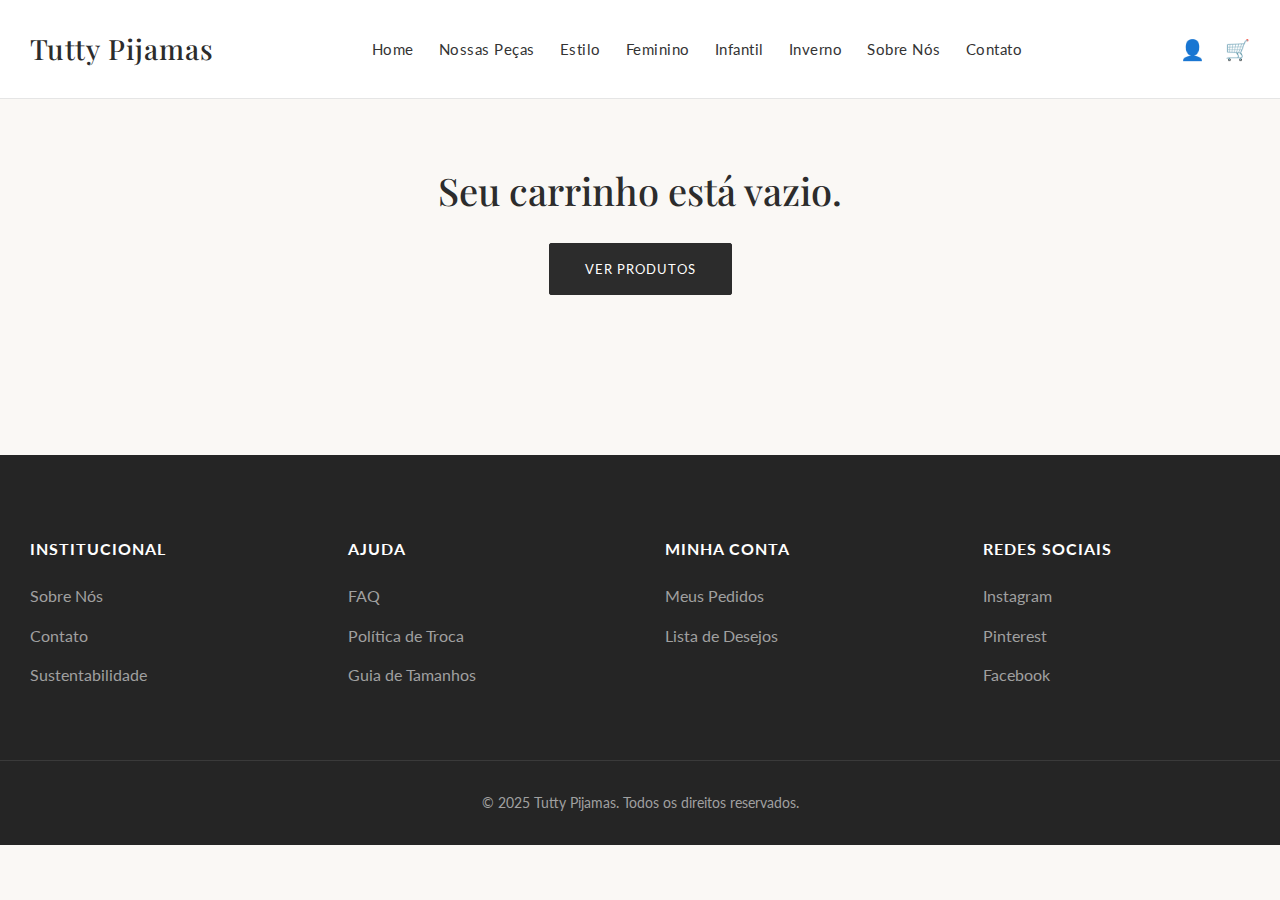
<file: carrinho.html>
<!DOCTYPE html>
<html lang="pt-br">
<head>
    <meta charset="UTF-8">
    <meta name="viewport" content="width=device-width, initial-scale=1.0">
    <title>Carrinho de Compras - Tutty Pijamas</title>
    <link rel="preconnect" href="https://fonts.googleapis.com">
    <link rel="preconnect" href="https://fonts.gstatic.com" crossorigin>
    <link href="https://fonts.googleapis.com/css2?family=Lato:wght@300;400;700&family=Playfair+Display:wght@400;500;700&display=swap" rel="stylesheet">
    <link rel="stylesheet" href="global.css">
    <link rel="stylesheet" href="layout.css">
    <link rel="stylesheet" href="components.css">
    <link rel="stylesheet" href="pages.css">
    <link rel="stylesheet" href="responsive.css">
</head>
<body id="cart-page">

    <header>
        <div class="container header-content">
            <a href="index.html" class="logo">Tutty Pijamas</a>
            
            <button id="mobile-menu-toggle" class="mobile-menu-toggle" aria-label="Abrir menu" aria-expanded="false">
                <i class="fas fa-bars icon-open"></i>
                <i class="fas fa-times icon-close"></i>
            </button>

            <nav id="main-nav">
                <button id="mobile-menu-close" class="mobile-menu-close" aria-label="Fechar menu">
                    <i class="fas fa-times"></i>
                </button>
                <ul>
                    <li><a href="index.html">Home</a></li>
                    <li><a href="produtos.html">Nossas Peças</a></li>
                    <li><a href="estilo-colecao.html">Estilo</a></li>
                    <li><a href="feminino.html">Feminino</a></li>
                    <li><a href="infantil-colecao.html">Infantil</a></li>
                    <li><a href="inverno.html">Inverno</a></li>
                    <li><a href="#">Sobre Nós</a></li>
                    <li><a href="#">Contato</a></li>
                </ul>
            </nav>
            
            <div class="header-icons">
                <a href="login.html" class="icon">👤</a>
                <a href="carrinho.html" class="icon" id="cart-icon">
                    🛒
                    <span id="cart-count"></span>
                </a>
            </div>
        </div>
    </header>

    <main class="section">
        <div class="container cart-container">
            <div class="cart-table-container">
                <h1 class="section-title" style="text-align: left;">Meu Carrinho</h1>
                <table class="cart-table">
                    <thead>
                        <tr><th>Produto</th><th>Preço</th><th>Quantidade</th><th>Total</th><th></th></tr>
                    </thead>
                    <tbody id="cart-items"></tbody>
                </table>
            </div>
            <aside id="cart-summary" class="cart-summary"></aside>
        </div>
    </main>

    <footer>
         <div class="container footer-layout"><div class="footer-column"><h4>Institucional</h4><ul><li><a href="#">Sobre Nós</a></li><li><a href="#">Contato</a></li><li><a href="#">Sustentabilidade</a></li></ul></div><div class="footer-column"><h4>Ajuda</h4><ul><li><a href="#">FAQ</a></li><li><a href="#">Política de Troca</a></li><li><a href="#">Guia de Tamanhos</a></li></ul></div><div class="footer-column"><h4>Minha Conta</h4><ul><li><a href="minha-conta.html">Meus Pedidos</a></li><li><a href="#">Lista de Desejos</a></li></ul></div><div class="footer-column"><h4>Redes Sociais</h4><ul><li><a href="#">Instagram</a></li><li><a href="#">Pinterest</a></li><li><a href="#">Facebook</a></li></ul></div></div><div class="footer-bottom"><p>&copy; 2025 Tutty Pijamas. Todos os direitos reservados.</p></div>
    </footer>

    <div id="menu-backdrop" class="menu-backdrop">
    
    <script src="database.js"></script>
    <script src="cartService.js"></script>
    <script src="uiService.js"></script>
    <script src="pageHandlers.js"></script>
    <script src="app.js"></script>
</body>
</html>
</file>
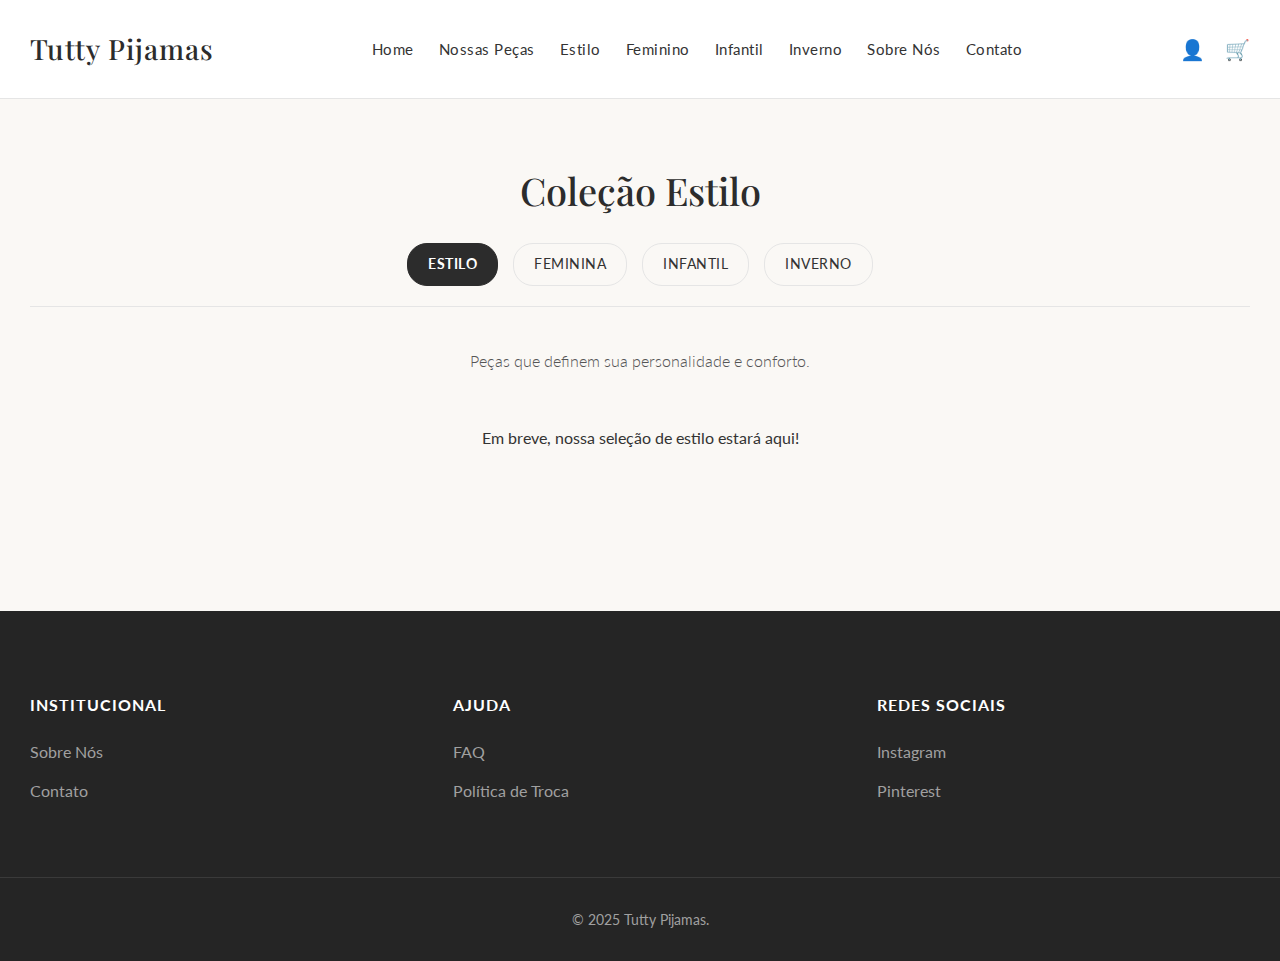
<file: estilo-colecao.html>
<!DOCTYPE html>
<html lang="pt-br">
<head>
    <meta charset="UTF-8">
    <meta name="viewport" content="width=device-width, initial-scale=1.0">
    <title>Coleção Estilo - Tutty Pijamas</title>
    <link rel="stylesheet" href="global.css">
    <link rel="stylesheet" href="layout.css">
    <link rel="stylesheet" href="components.css">
    <link rel="stylesheet" href="pages.css">
    <link rel="stylesheet" href="responsive.css">
    <link rel="preconnect" href="https://fonts.googleapis.com">
    <link rel="preconnect" href="https://fonts.gstatic.com" crossorigin>
    <link href="https://fonts.googleapis.com/css2?family=Lato:wght@300;400;700&family=Playfair+Display:wght@400;500;700&display=swap" rel="stylesheet">
    <link rel="stylesheet" href="https://cdnjs.cloudflare.com/ajax/libs/font-awesome/6.5.2/css/all.min.css">
</head>
<body>
    <header>
        <div class="container header-content">
            <a href="index.html" class="logo">Tutty Pijamas</a>
            
            <button id="mobile-menu-toggle" class="mobile-menu-toggle" aria-label="Abrir menu" aria-expanded="false">
                <i class="fas fa-bars icon-open"></i>
                <i class="fas fa-times icon-close"></i>
            </button>

            <nav id="main-nav">
                <button id="mobile-menu-close" class="mobile-menu-close" aria-label="Fechar menu">
                    <i class="fas fa-times"></i>
                </button>
                <ul>
                    <li><a href="index.html">Home</a></li>
                    <li><a href="produtos.html">Nossas Peças</a></li>
                    <li><a href="estilo-colecao.html">Estilo</a></li>
                    <li><a href="feminino.html">Feminino</a></li>
                    <li><a href="infantil-colecao.html">Infantil</a></li>
                    <li><a href="inverno.html">Inverno</a></li>
                    <li><a href="#">Sobre Nós</a></li>
                    <li><a href="#">Contato</a></li>
                </ul>
            </nav>
            
            <div class="header-icons">
                <a href="login.html" class="icon">👤</a>
                <a href="carrinho.html" class="icon" id="cart-icon">
                    🛒
                    <span id="cart-count"></span>
                </a>
            </div>
        </div>
    </header>
    <main class="section">
        <div class="container">
            <h1 class="section-title">Coleção Estilo</h1>
            <div class="collection-subnav">
                <a href="estilo-colecao.html" class="active-collection-link">Estilo</a>
                <a href="feminino.html">Feminina</a>
                <a href="infantil-colecao.html">Infantil</a>
                <a href="inverno.html">Inverno</a>
            </div>
            <p class="section-subtitle">Peças que definem sua personalidade e conforto.</p>
            <p style="text-align:center;">Em breve, nossa seleção de estilo estará aqui!</p>
        </div>
    </main>
    <footer>
        <div class="container footer-layout">
            <div class="footer-column"><h4>Institucional</h4><ul><li><a href="#">Sobre Nós</a></li><li><a href="#">Contato</a></li></ul></div>
            <div class="footer-column"><h4>Ajuda</h4><ul><li><a href="#">FAQ</a></li><li><a href="#">Política de Troca</a></li></ul></div>
            <div class="footer-column"><h4>Redes Sociais</h4><ul><li><a href="#">Instagram</a></li><li><a href="#">Pinterest</a></li></ul></div>
        </div>
        <div class="footer-bottom"><p>&copy; 2025 Tutty Pijamas.</p></div>
    </footer>

    <div id="menu-backdrop" class="menu-backdrop">
    
    <script src="database.js"></script>
    <script src="cartService.js"></script>
    <script src="uiService.js"></script>
    <script src="pageHandlers.js"></script>
    <script src="app.js"></script>
</body>
</html>
</file>
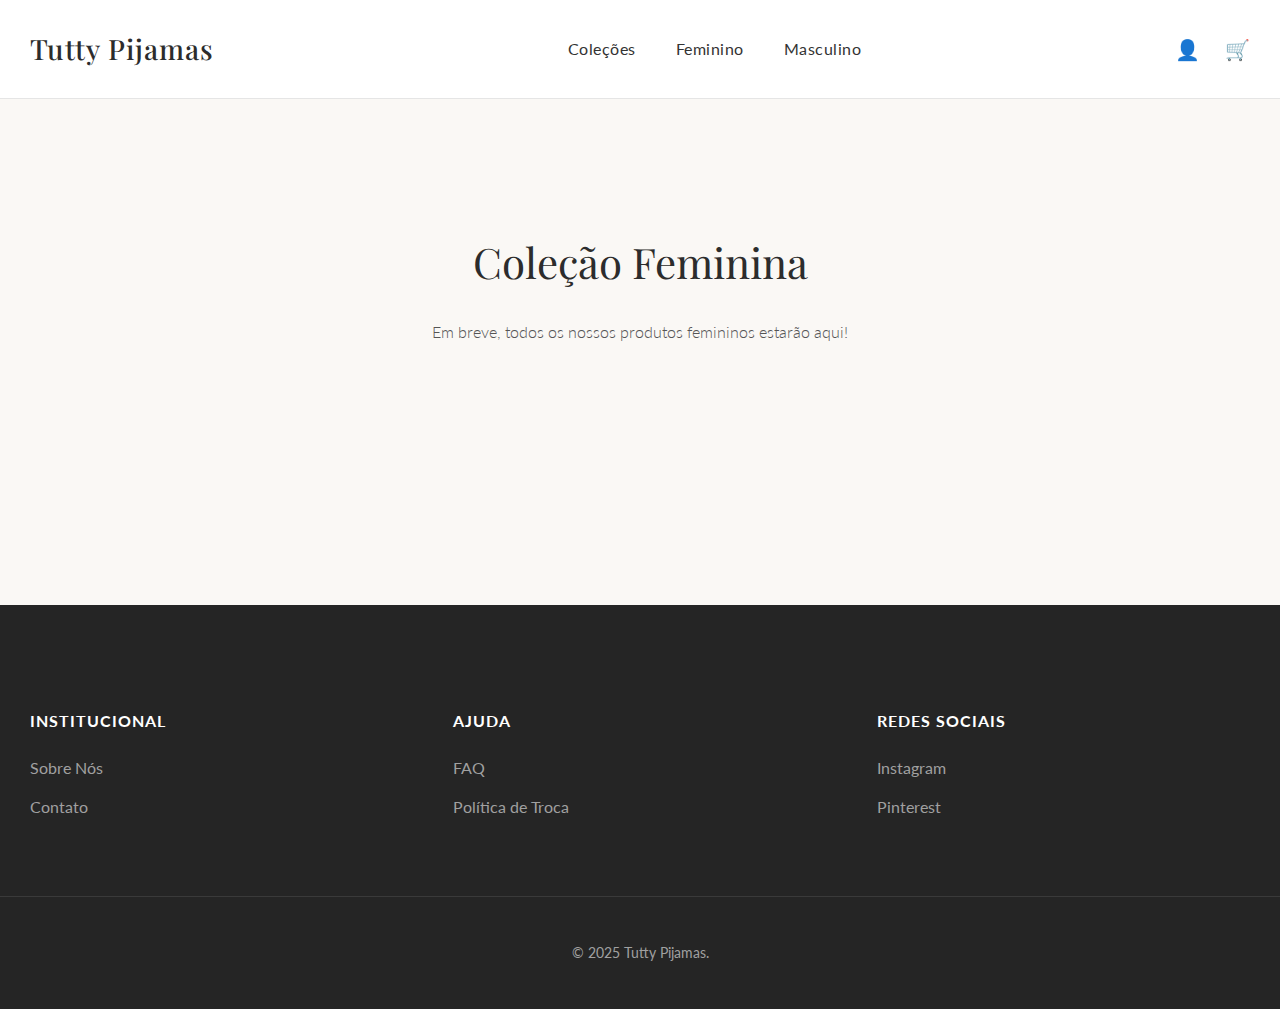
<file: feminino.html>
<!DOCTYPE html>
<html lang="pt-br">
<head>
    <meta charset="UTF-8">
    <meta name="viewport" content="width=device-width, initial-scale=1.0">
    <title>Coleção Feminina - Tutty Pijamas</title>
    <link rel="stylesheet" href="style.css">
    <link rel="preconnect" href="https://fonts.googleapis.com">
    <link rel="preconnect" href="https://fonts.gstatic.com" crossorigin>
    <link href="https://fonts.googleapis.com/css2?family=Lato:wght@300;400;700&family=Playfair+Display:wght@400;500;700&display=swap" rel="stylesheet">
    <link rel="stylesheet" href="https://cdnjs.cloudflare.com/ajax/libs/font-awesome/6.5.2/css/all.min.css">
</head>
<body>
    <header>
        <div class="container header-content">
            <a href="index.html" class="logo">Tutty Pijamas</a>
            <nav>
                <ul>
                    <li><a href="produtos.html">Coleções</a></li>
                    <li><a href="feminino.html">Feminino</a></li>
                    <li><a href="masculino.html">Masculino</a></li>
                </ul>
            </nav>
            <div class="header-icons">
                <a href="login.html" class="icon">👤</a>
                <a href="carrinho.html" class="icon" id="cart-icon">🛒<span id="cart-count"></span></a>
            </div>
        </div>
    </header>
    <main class="section">
        <div class="container">
            <h1 class="section-title">Coleção Feminina</h1>
            <p class="section-subtitle">Em breve, todos os nossos produtos femininos estarão aqui!</p>
        </div>
    </main>
    <footer>
        <div class="container footer-layout">
            <div class="footer-column"><h4>Institucional</h4><ul><li><a href="#">Sobre Nós</a></li><li><a href="#">Contato</a></li></ul></div>
            <div class="footer-column"><h4>Ajuda</h4><ul><li><a href="#">FAQ</a></li><li><a href="#">Política de Troca</a></li></ul></div>
            <div class="footer-column"><h4>Redes Sociais</h4><ul><li><a href="#">Instagram</a></li><li><a href="#">Pinterest</a></li></ul></div>
        </div>
        <div class="footer-bottom"><p>&copy; 2025 Tutty Pijamas.</p></div>
    </footer>
    <script src="database.js"></script>
    <script src="main.js"></script>
</body>
</html>
</file>
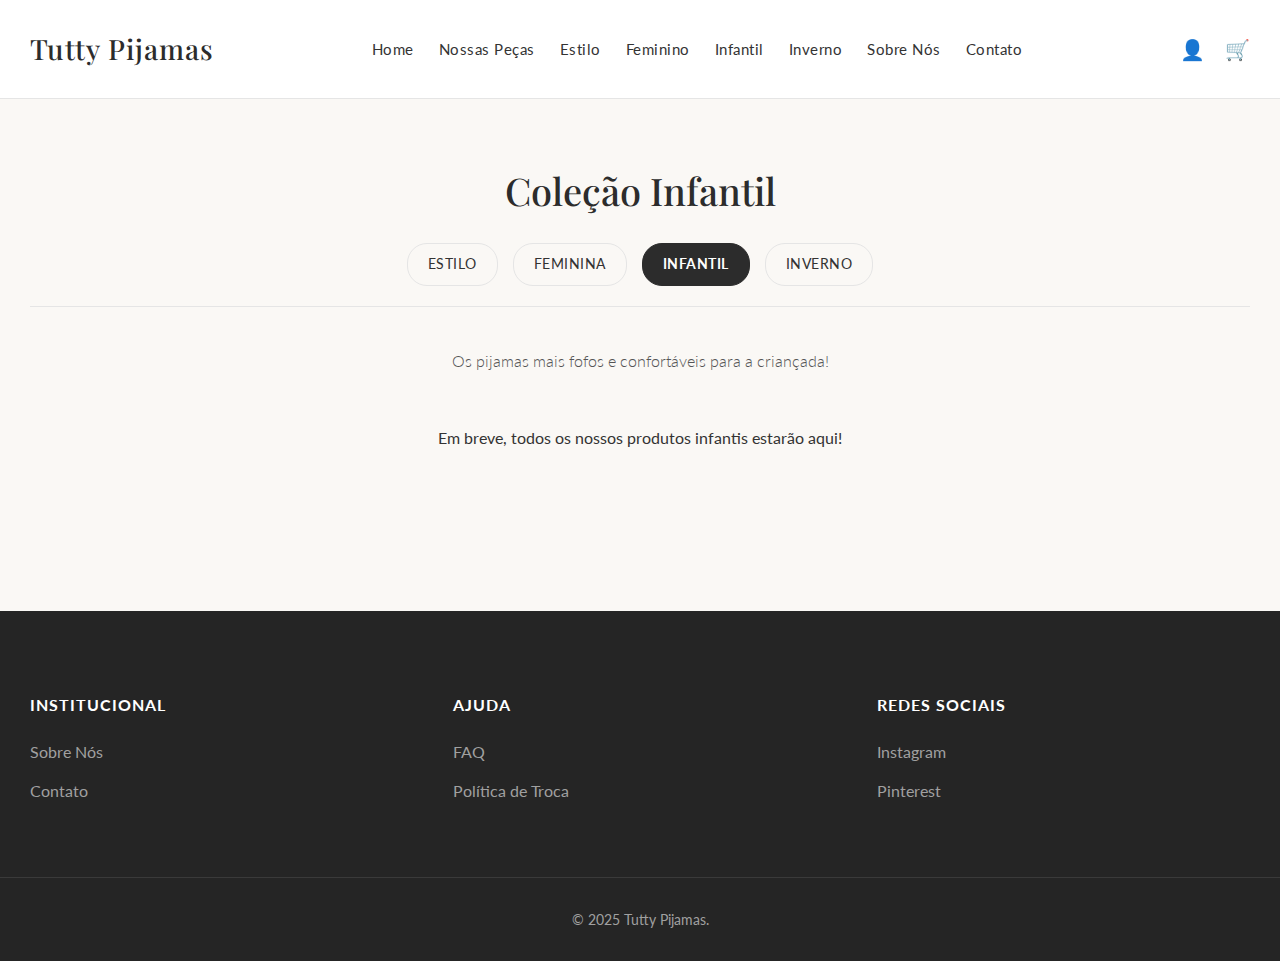
<file: infantil-colecao.html>
<!DOCTYPE html>
<html lang="pt-br">
<head>
    <meta charset="UTF-8">
    <meta name="viewport" content="width=device-width, initial-scale=1.0">
    <title>Coleção Infantil - Tutty Pijamas</title>
    <link rel="stylesheet" href="global.css">
    <link rel="stylesheet" href="layout.css">
    <link rel="stylesheet" href="components.css">
    <link rel="stylesheet" href="pages.css">
    <link rel="stylesheet" href="responsive.css">
    <link rel="preconnect" href="https://fonts.googleapis.com">
    <link rel="preconnect" href="https://fonts.gstatic.com" crossorigin>
    <link href="https://fonts.googleapis.com/css2?family=Lato:wght@300;400;700&family=Playfair+Display:wght@400;500;700&display=swap" rel="stylesheet">
    <link rel="stylesheet" href="https://cdnjs.cloudflare.com/ajax/libs/font-awesome/6.5.2/css/all.min.css">
</head>
<body>
    <header>
        <div class="container header-content">
            <a href="index.html" class="logo">Tutty Pijamas</a>
            
            <button id="mobile-menu-toggle" class="mobile-menu-toggle" aria-label="Abrir menu" aria-expanded="false">
                <i class="fas fa-bars icon-open"></i>
                <i class="fas fa-times icon-close"></i>
            </button>

            <nav id="main-nav">
                <button id="mobile-menu-close" class="mobile-menu-close" aria-label="Fechar menu">
                    <i class="fas fa-times"></i>
                </button>
                <ul>
                    <li><a href="index.html">Home</a></li>
                    <li><a href="produtos.html">Nossas Peças</a></li>
                    <li><a href="estilo-colecao.html">Estilo</a></li>
                    <li><a href="feminino.html">Feminino</a></li>
                    <li><a href="infantil-colecao.html">Infantil</a></li>
                    <li><a href="inverno.html">Inverno</a></li>
                    <li><a href="#">Sobre Nós</a></li>
                    <li><a href="#">Contato</a></li>
                </ul>
            </nav>
            
            <div class="header-icons">
                <a href="login.html" class="icon">👤</a>
                <a href="carrinho.html" class="icon" id="cart-icon">
                    🛒
                    <span id="cart-count"></span>
                </a>
            </div>
        </div>
    </header>
    <main class="section">
        <div class="container">
            <h1 class="section-title">Coleção Infantil</h1>
            <div class="collection-subnav">
                <a href="estilo-colecao.html">Estilo</a>
                <a href="feminino.html">Feminina</a>
                <a href="infantil-colecao.html" class="active-collection-link">Infantil</a>
                <a href="inverno.html">Inverno</a>
            </div>
            <p class="section-subtitle">Os pijamas mais fofos e confortáveis para a criançada!</p>
            <p style="text-align:center;">Em breve, todos os nossos produtos infantis estarão aqui!</p>
        </div>
    </main>
    <footer>
        <div class="container footer-layout">
            <div class="footer-column"><h4>Institucional</h4><ul><li><a href="#">Sobre Nós</a></li><li><a href="#">Contato</a></li></ul></div>
            <div class="footer-column"><h4>Ajuda</h4><ul><li><a href="#">FAQ</a></li><li><a href="#">Política de Troca</a></li></ul></div>
            <div class="footer-column"><h4>Redes Sociais</h4><ul><li><a href="#">Instagram</a></li><li><a href="#">Pinterest</a></li></ul></div>
        </div>
        <div class="footer-bottom"><p>&copy; 2025 Tutty Pijamas.</p></div>
    </footer>
    <script src="database.js"></script>
    <script src="cartService.js"></script>
    <script src="uiService.js"></script>
    <script src="pageHandlers.js"></script>
    <script src="app.js"></script>
</body>
</html>
</file>
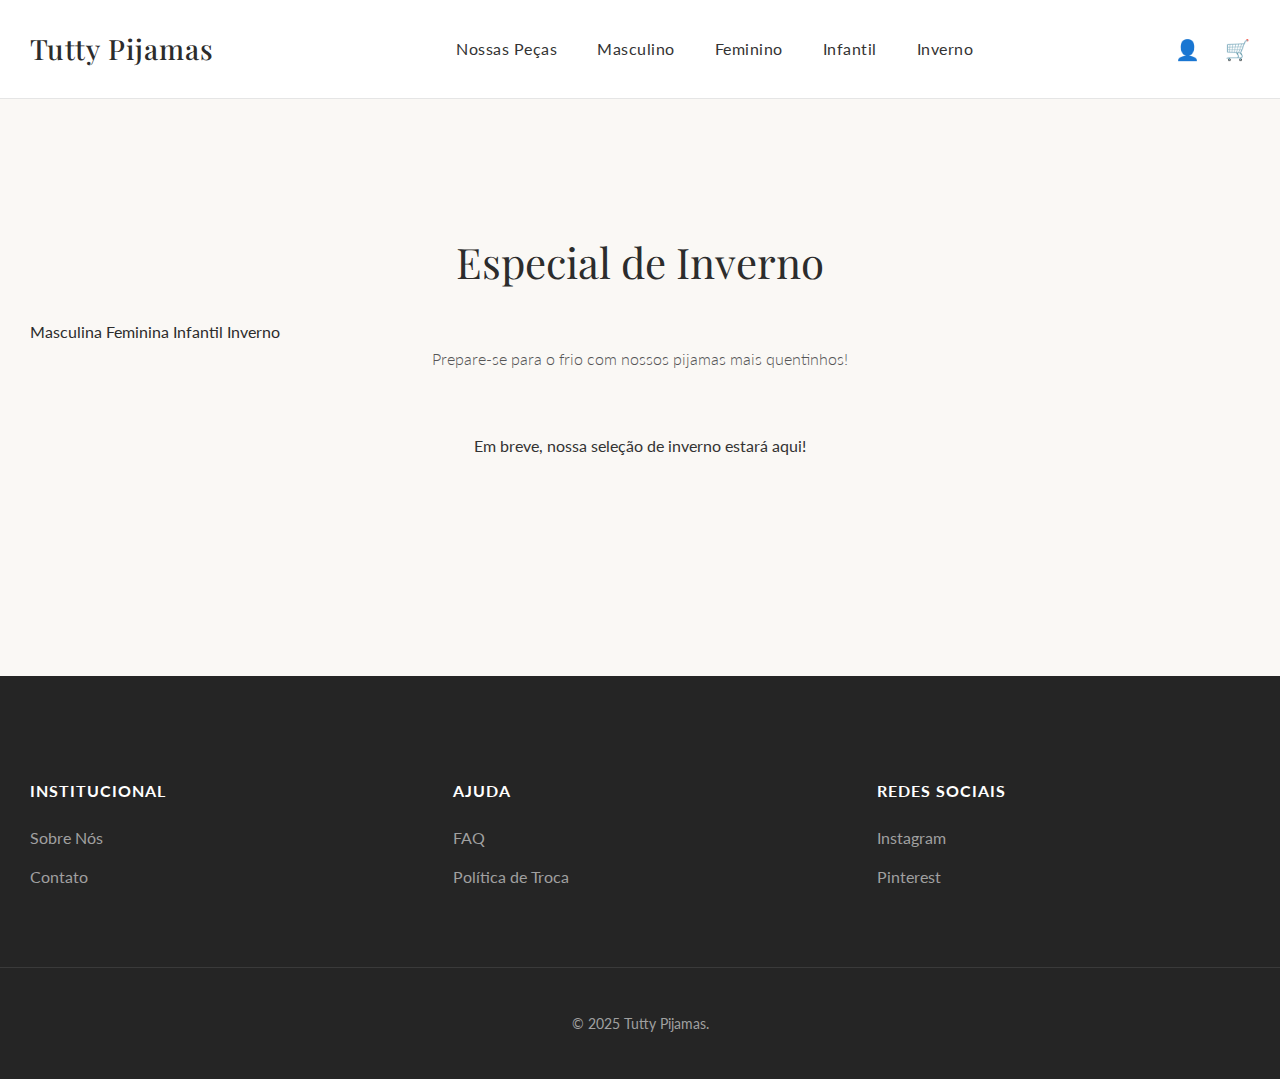
<file: inverno.html>
<!DOCTYPE html>
<html lang="pt-br">
<head>
    <meta charset="UTF-8">
    <meta name="viewport" content="width=device-width, initial-scale=1.0">
    <title>Especial de Inverno - Tutty Pijamas</title>
    <link rel="stylesheet" href="style.css">
    <link rel="preconnect" href="https://fonts.googleapis.com">
    <link rel="preconnect" href="https://fonts.gstatic.com" crossorigin>
    <link href="https://fonts.googleapis.com/css2?family=Lato:wght@300;400;700&family=Playfair+Display:wght@400;500;700&display=swap" rel="stylesheet">
    <link rel="stylesheet" href="https://cdnjs.cloudflare.com/ajax/libs/font-awesome/6.5.2/css/all.min.css">
</head>
<body>
    <header>
        <div class="container header-content">
            <a href="index.html" class="logo">Tutty Pijamas</a>
            <nav>
                <ul>
                    <li><a href="produtos.html">Nossas Peças</a></li>
                    <li><a href="masculino.html">Masculino</a></li>
                    <li><a href="feminino.html">Feminino</a></li>
                    <li><a href="infantil-colecao.html">Infantil</a></li>
                    <li><a href="inverno.html">Inverno</a></li>
                </ul>
            </nav>
            <div class="header-icons">
                <a href="login.html" class="icon">👤</a>
                <a href="carrinho.html" class="icon" id="cart-icon">🛒<span id="cart-count"></span></a>
            </div>
        </div>
    </header>
    <main class="section">
        <div class="container">
            <h1 class="section-title">Especial de Inverno</h1>

            <div class="collection-subnav">
                <a href="masculino.html">Masculina</a>
                <a href="feminino.html">Feminina</a>
                <a href="infantil-colecao.html">Infantil</a>
                <a href="inverno.html" class="active-collection-link">Inverno</a>
            </div>

            <p class="section-subtitle">Prepare-se para o frio com nossos pijamas mais quentinhos!</p>
            <p style="text-align:center;">Em breve, nossa seleção de inverno estará aqui!</p>
        </div>
    </main>
    <footer>
        <div class="container footer-layout">
            <div class="footer-column"><h4>Institucional</h4><ul><li><a href="#">Sobre Nós</a></li><li><a href="#">Contato</a></li></ul></div>
            <div class="footer-column"><h4>Ajuda</h4><ul><li><a href="#">FAQ</a></li><li><a href="#">Política de Troca</a></li></ul></div>
            <div class="footer-column"><h4>Redes Sociais</h4><ul><li><a href="#">Instagram</a></li><li><a href="#">Pinterest</a></li></ul></div>
        </div>
        <div class="footer-bottom"><p>&copy; 2025 Tutty Pijamas.</p></div>
    </footer>
    <script src="database.js"></script>
    <script src="main.js"></script>
</body>
</html>
</file>
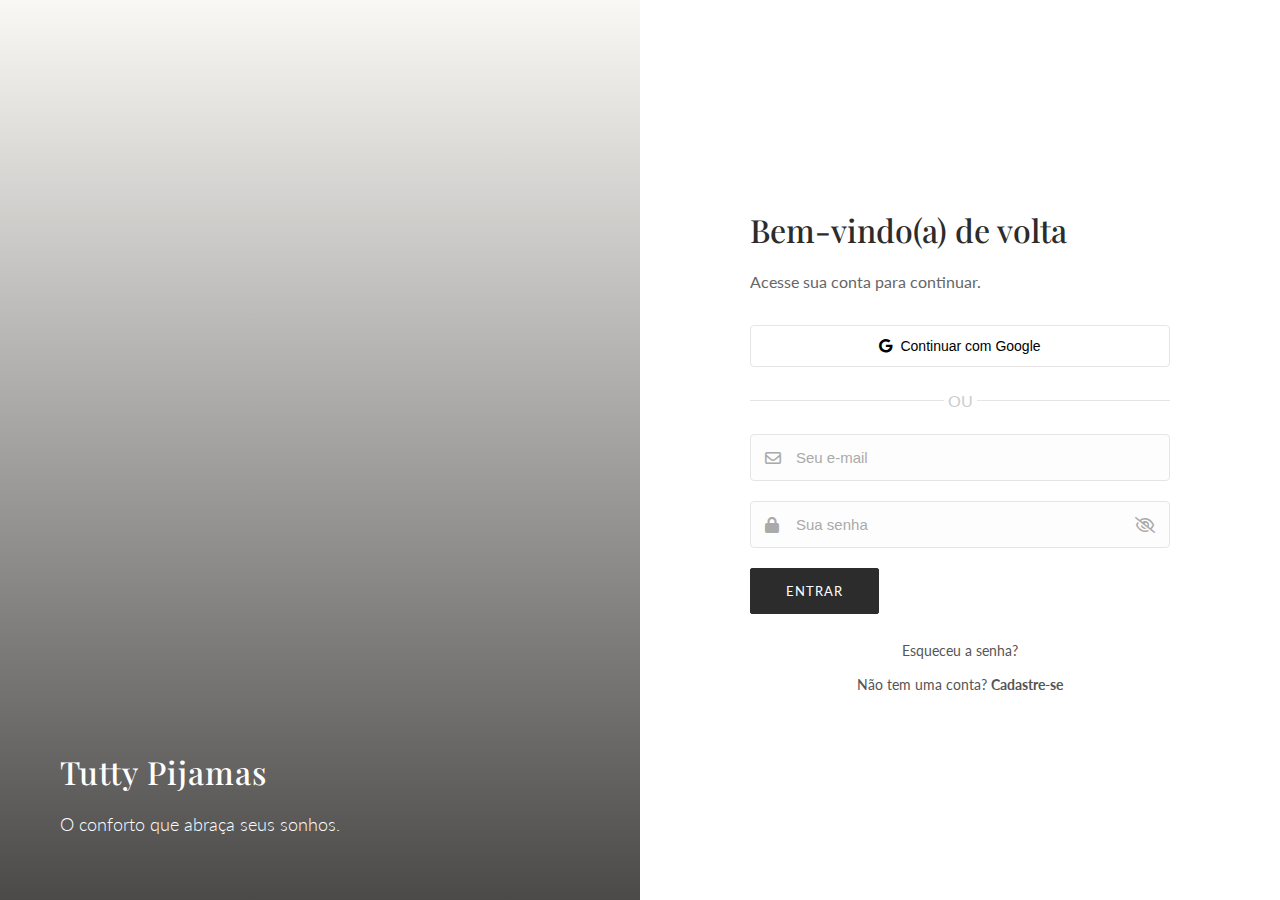
<file: login.html>
<!DOCTYPE html>
<html lang="pt-br">
<head>
    <meta charset="UTF-8">
    <meta name="viewport" content="width=device-width, initial-scale=1.0">
    <title>Minha Conta - Tutty Pijamas</title>
    <link rel="preconnect" href="https://fonts.googleapis.com">
    <link rel="preconnect" href="https://fonts.gstatic.com" crossorigin>
    <link href="https://fonts.googleapis.com/css2?family=Lato:wght@300;400;700&family=Playfair+Display:wght@400;500;700&display=swap" rel="stylesheet">
    <link rel="stylesheet" href="https://cdnjs.cloudflare.com/ajax/libs/font-awesome/6.5.2/css/all.min.css">
    <link rel="stylesheet" href="global.css">
    <link rel="stylesheet" href="layout.css">
    <link rel="stylesheet" href="components.css">
    <link rel="stylesheet" href="pages.css">
    <link rel="stylesheet" href="responsive.css">
</head>
<body id="login-page">

    <div class="auth-page-container">
        <div class="auth-image-side">
             <div class="auth-image-overlay"></div>
             <div class="image-side-content">
                <a href="index.html" class="logo">Tutty Pijamas</a>
                <p>O conforto que abraça seus sonhos.</p>
             </div>
        </div>
        <div class="auth-form-side">
            <div class="form-side-container">
                <div id="notification" class="notification"></div>
                <div id="login-section" class="auth-section active">
                    <h1 class="auth-title">Bem-vindo(a) de volta</h1>
                    <p class="auth-subtitle">Acesse sua conta para continuar.</p>
                    <div class="social-login">
                        <button class="social-btn google"><i class="fab fa-google"></i> Continuar com Google</button>
                    </div>
                    <div class="separator"><span>OU</span></div>
                    <form id="login-form">
                        <div class="input-group">
                            <i class="fa-regular fa-envelope input-icon"></i>
                            <input type="email" required placeholder="Seu e-mail">
                        </div>
                        <div class="input-group">
                            <i class="fa-solid fa-lock input-icon"></i>
                            <input type="password" id="login-password" required placeholder="Sua senha">
                            <i class="fa-regular fa-eye-slash toggle-password"></i>
                        </div>
                        <button type="submit" class="btn">Entrar</button>
                    </form>
                    <div class="auth-links">
                        <a href="#" id="show-forgot-password">Esqueceu a senha?</a>
                        <a href="#" id="show-register">Não tem uma conta? <strong>Cadastre-se</strong></a>
                    </div>
                </div>
                <div id="register-section" class="auth-section">
                    <h1 class="auth-title">Crie sua Conta</h1>
                    <p class="auth-subtitle">Rápido e fácil, para uma experiência completa.</p>
                    <form id="register-form">
                         <div class="input-group">
                            <i class="fa-regular fa-user input-icon"></i>
                            <input type="text" required placeholder="Nome Completo">
                        </div>
                        <div class="input-group">
                            <i class="fa-regular fa-envelope input-icon"></i>
                            <input type="email" required placeholder="Seu e-mail">
                        </div>
                        <div class="input-group">
                            <i class="fa-solid fa-lock input-icon"></i>
                            <input type="password" id="register-password" required placeholder="Crie uma senha">
                            <i class="fa-regular fa-eye-slash toggle-password"></i>
                        </div>
                        <div class="password-strength">
                            <div class="strength-bar"></div>
                            <span class="strength-text">Força da senha</span>
                        </div>
                        <button type="submit" class="btn">Criar Conta</button>
                    </form>
                    <div class="auth-links">
                        <a href="#" id="show-login-from-register">Já tem uma conta? <strong>Acesse</strong></a>
                    </div>
                </div>
                <div id="forgot-password-section" class="auth-section">
                    <h1 class="auth-title">Recuperar Senha</h1>
                    <p class="auth-subtitle">Insira seu e-mail e enviaremos um link para você.</p>
                    <form id="forgot-password-form">
                        <div class="input-group">
                            <i class="fa-regular fa-envelope input-icon"></i>
                            <input type="email" required placeholder="Seu e-mail de cadastro">
                        </div>
                        <button type="submit" class="btn">Enviar Link</button>
                    </form>
                    <div class="auth-links">
                        <a href="#" id="show-login-from-forgot">Lembrou a senha? <strong>Acesse</strong></a>
                    </div>
                </div>
            </div>
        </div>
    </div>
    <script>
        document.addEventListener('DOMContentLoaded', () => {
            const sections = { login: document.getElementById('login-section'), register: document.getElementById('register-section'), forgot: document.getElementById('forgot-password-section') };
            const showSection = (sectionName) => { Object.values(sections).forEach(section => section.classList.remove('active')); sections[sectionName].classList.add('active'); };
            document.getElementById('show-register').addEventListener('click', (e) => { e.preventDefault(); showSection('register'); });
            document.getElementById('show-forgot-password').addEventListener('click', (e) => { e.preventDefault(); showSection('forgot'); });
            document.getElementById('show-login-from-register').addEventListener('click', (e) => { e.preventDefault(); showSection('login'); });
            document.getElementById('show-login-from-forgot').addEventListener('click', (e) => { e.preventDefault(); showSection('login'); });
            const notification = document.getElementById('notification');
            const showNotification = (message, type = 'success') => { notification.textContent = message; notification.className = `notification ${type} show`; setTimeout(() => { notification.classList.remove('show'); }, 4000); };
            document.querySelectorAll('.toggle-password').forEach(toggle => {
                toggle.addEventListener('click', () => { const input = toggle.previousElementSibling; const type = input.getAttribute('type') === 'password' ? 'text' : 'password'; input.setAttribute('type', type); toggle.classList.toggle('fa-eye'); toggle.classList.toggle('fa-eye-slash'); });
            });
            const registerPassword = document.getElementById('register-password');
            const strengthBar = document.querySelector('.strength-bar');
            const strengthText = document.querySelector('.strength-text');
            if(registerPassword) {
                registerPassword.addEventListener('input', () => {
                    const pass = registerPassword.value; let strength = 0;
                    if (pass.length > 7) strength++; if (pass.match(/[a-z]/) && pass.match(/[A-Z]/)) strength++;
                    if (pass.match(/\d/)) strength++; if (pass.match(/[^a-zA-Z\d]/)) strength++;
                    strengthBar.style.width = (strength * 25) + '%';
                    if (strength <= 1) { strengthBar.style.backgroundColor = '#e74c3c'; strengthText.textContent = 'Senha fraca';}
                    else if (strength === 2) { strengthBar.style.backgroundColor = '#f39c12'; strengthText.textContent = 'Senha média';}
                    else { strengthBar.style.backgroundColor = '#2ecc71'; strengthText.textContent = 'Senha forte';}
                });
            }
            document.getElementById('login-form').addEventListener('submit', (e) => { e.preventDefault(); showNotification('Login efetuado com sucesso!'); setTimeout(() => window.location.href = 'index.html', 1500); });
            document.getElementById('register-form').addEventListener('submit', (e) => { e.preventDefault(); showNotification('Cadastro realizado! Faça o login.'); setTimeout(() => showSection('login'), 1500); });
            document.getElementById('forgot-password-form').addEventListener('submit', (e) => { e.preventDefault(); showNotification('Link de recuperação enviado.'); setTimeout(() => showSection('login'), 1500); });
        });
    </script>
</body>
</html>
</file>
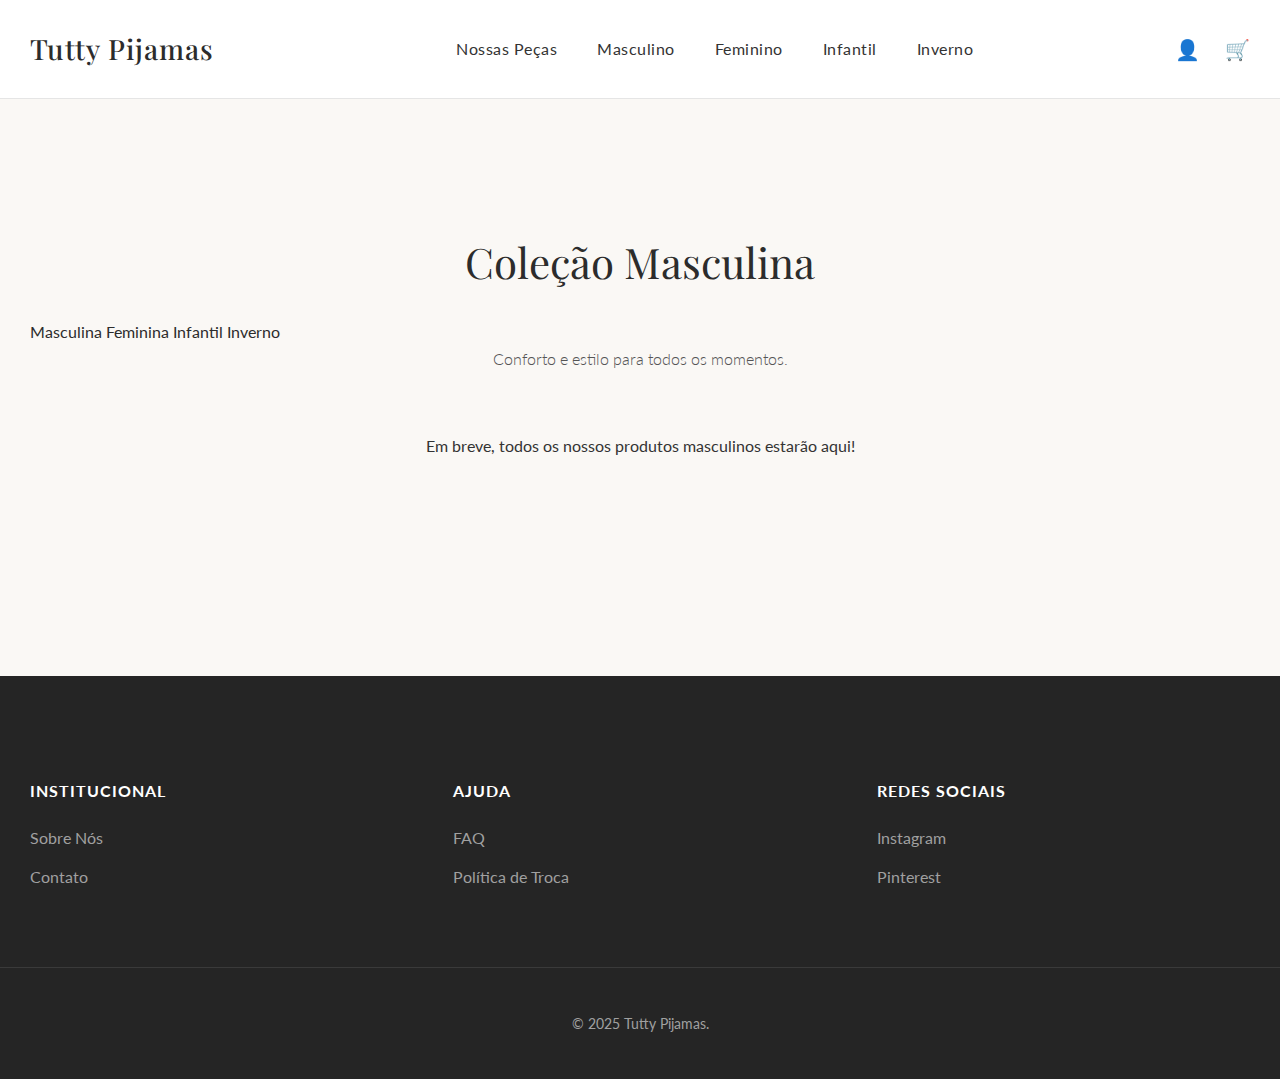
<file: masculino.html>
<!DOCTYPE html>
<html lang="pt-br">
<head>
    <meta charset="UTF-8">
    <meta name="viewport" content="width=device-width, initial-scale=1.0">
    <title>Coleção Masculina - Tutty Pijamas</title>
    <link rel="stylesheet" href="style.css">
    <link rel="preconnect" href="https://fonts.googleapis.com">
    <link rel="preconnect" href="https://fonts.gstatic.com" crossorigin>
    <link href="https://fonts.googleapis.com/css2?family=Lato:wght@300;400;700&family=Playfair+Display:wght@400;500;700&display=swap" rel="stylesheet">
    <link rel="stylesheet" href="https://cdnjs.cloudflare.com/ajax/libs/font-awesome/6.5.2/css/all.min.css">
</head>
<body>
    <header>
        <div class="container header-content">
            <a href="index.html" class="logo">Tutty Pijamas</a>
            <nav>
                <ul>
                    <li><a href="produtos.html">Nossas Peças</a></li>
                    <li><a href="masculino.html">Masculino</a></li>
                    <li><a href="feminino.html">Feminino</a></li>
                    <li><a href="infantil-colecao.html">Infantil</a></li>
                    <li><a href="inverno.html">Inverno</a></li>
                </ul>
            </nav>
            <div class="header-icons">
                <a href="login.html" class="icon">👤</a>
                <a href="carrinho.html" class="icon" id="cart-icon">🛒<span id="cart-count"></span></a>
            </div>
        </div>
    </header>
    <main class="section">
        <div class="container">
            <h1 class="section-title">Coleção Masculina</h1>

            <div class="collection-subnav">
                <a href="masculino.html" class="active-collection-link">Masculina</a>
                <a href="feminino.html">Feminina</a>
                <a href="infantil-colecao.html">Infantil</a>
                <a href="inverno.html">Inverno</a>
            </div>

            <p class="section-subtitle">Conforto e estilo para todos os momentos.</p>
            <p style="text-align:center;">Em breve, todos os nossos produtos masculinos estarão aqui!</p>
        </div>
    </main>
    <footer>
        <div class="container footer-layout">
            <div class="footer-column"><h4>Institucional</h4><ul><li><a href="#">Sobre Nós</a></li><li><a href="#">Contato</a></li></ul></div>
            <div class="footer-column"><h4>Ajuda</h4><ul><li><a href="#">FAQ</a></li><li><a href="#">Política de Troca</a></li></ul></div>
            <div class="footer-column"><h4>Redes Sociais</h4><ul><li><a href="#">Instagram</a></li><li><a href="#">Pinterest</a></li></ul></div>
        </div>
        <div class="footer-bottom"><p>&copy; 2025 Tutty Pijamas.</p></div>
    </footer>
    <script src="database.js"></script>
    <script src="main.js"></script>
</body>
</html>
</file>
<file: global.css>
/* === ARQUIVO: global.css === */

/* Importando fontes do Google */
@import url('https://fonts.googleapis.com/css2?family=Lato:wght@300;400;700&family=Playfair+Display:wght@400;500;700&display=swap');

/* Variáveis de Estilo */
:root {
    --primary-color: #2c2c2c;
    --secondary-color: #c0b283; /* Cor usada para o preenchimento da barra de preço */
    --text-color: #333333;
    --text-color-light: #f8f8f8;
    --background-color: #faf8f5;
    --white: #ffffff;
    --border-color: #e5e5e5; /* Cor da trilha não preenchida do range slider */
    --border-color-light: rgba(255, 255, 255, 0.7);
    --font-primary: 'Playfair Display', serif;
    --font-secondary: 'Lato', sans-serif;
    --shadow-subtle: 0 5px 15px rgba(0, 0, 0, 0.05);
    --shadow-hover: 0 8px 25px rgba(0, 0, 0, 0.1);
    /* --range-track-color: #ddd; Antiga cor da trilha, agora usando --border-color */
}

/* Reset Básico e Estilos Globais */
html, body {
    width: 100%;
    overflow-x: hidden;
}
* {
    box-sizing: border-box;
    margin: 0;
    padding: 0;
}
body {
    font-family: var(--font-secondary);
    color: var(--text-color);
    background-color: var(--background-color);
    line-height: 1.7;
    -webkit-font-smoothing: antialiased;
    -moz-osx-font-smoothing: grayscale;
}
a {
    text-decoration: none;
    color: var(--primary-color);
    transition: color 0.4s ease;
}

/* Botão Genérico Principal */
.btn {
    background-color: var(--primary-color);
    color: var(--white);
    padding: 14px 35px;
    border-radius: 2px;
    font-weight: 400;
    font-family: var(--font-secondary);
    letter-spacing: 1px;
    text-transform: uppercase;
    font-size: 13px;
    display: inline-block;
    border: 1px solid var(--primary-color);
    cursor: pointer;
    transition: all 0.4s ease;
}
.btn:hover {
    background-color: var(--white);
    color: var(--primary-color);
    border-color: var(--primary-color);
}
.btn-large {
    padding: 15px;
    font-size: 1rem;
}
.btn-secondary {
    background-color: #555;
    color: white;
    border: 1px solid #555;
    padding: 12px 20px;
    height: 46px;
    border-radius: 0 2px 2px 0;
    cursor: pointer;
    white-space: nowrap;
}
.btn-secondary:hover {
    background-color: #444;
    border-color: #444;
}
.btn-secondary-outline {
    background-color: transparent;
    color: var(--primary-color);
    border: 1px solid var(--primary-color);
    padding: 0 20px;
    height: 46px;
    cursor: pointer;
    transition: all 0.3s ease;
    white-space: nowrap;
}
.btn-secondary-outline:hover {
    background-color: var(--primary-color);
    color: var(--white);
}

/* Títulos de Seção Padrão */
.section-title {
    font-family: var(--font-primary);
    text-align: center;
    font-size: 38px;
    font-weight: 500;
    margin-bottom: 20px;
    color: var(--primary-color);
}
.section-subtitle {
    text-align: center;
    max-width: 600px;
    margin: 0 auto 50px auto;
    font-size: 16px;
    font-weight: 300;
    color: #555;
}

/* Input Groups Genéricos (Usados em Login, Checkout, Popup) */
.input-group {
    position: relative;
    margin-bottom: 20px;
}
.input-icon {
    position: absolute;
    left: 15px;
    top: 50%;
    transform: translateY(-50%);
    color: #aaa;
}
.input-group input { /* Estilo base para inputs dentro de .input-group */
    width: 100%;
    padding: 14px 14px 14px 45px; /* Espaço para ícone à esquerda */
    border: 1px solid var(--border-color);
    border-radius: 4px;
    font-size: 15px;
    transition: border-color 0.3s ease;
    background-color: #fdfdfd;
}
.input-group input:not([type="email"]):not([type="password"]):not([type="text"]) {
    /* Seletor mais genérico para inputs sem ícone, se necessário */
    /* Ex: .input-group input.no-icon { padding-left: 14px; } */
}
.input-group input:focus {
    outline: none;
    border-color: var(--secondary-color);
    box-shadow: 0 0 0 2px rgba(192, 178, 131, 0.3);
}
.input-group input::placeholder {
    color: #aaa;
}
.error-message {
    display: block;
    color: #e74c3c;
    font-size: 0.8rem;
    margin-top: 5px;
}

/* === ESTILOS REFINADOS PARA INPUT TYPE="RANGE" (FILTRO DE PREÇO) === */
input[type="range"] {
    -webkit-appearance: none;
    -moz-appearance: none;
    appearance: none;
    width: 100%;
    height: 18px; /* Altura para acomodar o thumb e facilitar clique */
    background: transparent; /* O input em si será transparente */
    cursor: pointer;
    outline: none;
    margin: 10px 0;
    padding: 0;
}

/* --- WebKit (Chrome, Safari, Edge Chromium) --- */
input[type="range"]::-webkit-slider-runnable-track {
    width: 100%;
    height: 4px; /* Trilha fina */
    background: var(--border-color); /* Cor da trilha base (parte não preenchida se JS falhar) */
    border-radius: 2px;
    border: none;
}
input[type="range"]::-webkit-slider-thumb {
    -webkit-appearance: none;
    appearance: none;
    border: none;
    height: 16px;
    width: 16px;
    border-radius: 50%;
    background: var(--primary-color); /* Thumb escuro */
    margin-top: -6px; /* (4px_track_height - 16px_thumb_height) / 2 */
    box-shadow: 0 1px 3px rgba(0,0,0,0.2);
    transition: transform 0.15s ease-out;
}
input[type="range"]:focus::-webkit-slider-thumb,
input[type="range"]:hover::-webkit-slider-thumb {
    transform: scale(1.15);
}

/* --- Mozilla Firefox --- */
input[type="range"]::-moz-range-track {
    width: 100%;
    height: 4px;
    background: var(--border-color); /* Cor da trilha não preenchida */
    border-radius: 2px;
    border: none;
}
input[type="range"]::-moz-range-progress { /* Parte preenchida da trilha no Firefox */
    background-color: var(--secondary-color); /* Cor de destaque (ouro) */
    height: 4px;
    border-radius: 2px;
}
input[type="range"]::-moz-range-thumb {
    border: none;
    height: 16px;
    width: 16px;
    border-radius: 50%;
    background: var(--primary-color);
    box-shadow: 0 1px 3px rgba(0,0,0,0.2);
    transition: transform 0.15s ease-out;
}
input[type="range"]:focus::-moz-range-thumb,
input[type="range"]:hover::-moz-range-thumb {
    transform: scale(1.15);
}

/* --- MS Edge (versões mais antigas) & IE --- */
input[type="range"]::-ms-track {
    width: 100%;
    height: 4px;
    cursor: pointer;
    background: transparent;
    border-color: transparent;
    color: transparent;
}
input[type="range"]::-ms-fill-lower { /* Parte preenchida */
    background: var(--secondary-color);
    border-radius: 2px;
}
input[type="range"]::-ms-fill-upper { /* Parte não preenchida */
    background: var(--border-color);
    border-radius: 2px;
}
input[type="range"]::-ms-thumb {
    border: none;
    height: 16px;
    width: 16px;
    border-radius: 50%;
    background: var(--primary-color);
    margin-top: 0px; /* Ajuste para MS */
    box-shadow: 0 1px 3px rgba(0,0,0,0.2);
}
</file>
<file: layout.css>
/* === ARQUIVO: layout.css === */

/* Contêiner Principal */
.container {
    width: 100%;
    max-width: 1320px;
    margin-left: auto;
    margin-right: auto;
    padding: 0 30px;
}

/* Seções Principais */
main {
    padding-top: 40px;
    padding-bottom: 40px;
}
.section {
    padding: 60px 0;
}

/* Cabeçalho */
header {
    background-color: var(--white);
    padding: 25px 0; /* Padding vertical do header */
    position: sticky;
    top: 0;
    z-index: 1000; 
    border-bottom: 1px solid var(--border-color);
}
.header-content {
    display: flex;
    justify-content: space-between; /* Logo | Nav | Header-Right-Items */
    align-items: center;
}
.logo {
    font-family: var(--font-primary);
    font-size: 28px;
    font-weight: 500;
    letter-spacing: 1px;
    color: var(--primary-color);
    z-index: 1101; 
    flex-shrink: 0; /* Não encolher o logo */
}

/* Navegação Principal (Desktop) */
#main-nav { /* O contêiner <nav> */
    flex-grow: 1; /* Tenta ocupar o espaço central */
    display: flex;
    justify-content: center; /* Centraliza o <ul> dentro do <nav> */
}
#main-nav ul { 
    list-style: none;
    display: flex;
    gap: 25px; 
    margin: 0;
    padding: 0;
    align-items: center;
}
nav a { 
    font-size: 15px;
    font-weight: 400;
    letter-spacing: 0.5px;
    padding-bottom: 8px;
    position: relative;
    color: var(--text-color);
    white-space: nowrap;
}
nav a::after {
    content: '';
    position: absolute;
    bottom: 0;
    left: 0;
    width: 0;
    height: 1px;
    background-color: var(--secondary-color);
    transition: width 0.4s cubic-bezier(0.25, 1, 0.5, 1);
}
nav a:hover {
    color: var(--primary-color);
}
nav a:hover::after {
    width: 100%;
}

/* NOVO: Container para agrupar ícones e botão hambúrguer à direita */
.header-right-items {
    display: flex;
    align-items: center;
    gap: 15px; /* Espaço entre o grupo de ícones e o botão hambúrguer */
    flex-shrink: 0; /* Não encolher este grupo */
}

.header-icons { /* Grupo dos ícones de usuário e carrinho */
    display: flex;
    align-items: center;
    gap: 20px; /* Espaço entre usuário e carrinho */
    z-index: 1001; /* Acima do conteúdo normal, mas abaixo do menu overlay */
}
.header-icons .icon {
    font-size: 20px;
    color: var(--text-color);
    position: relative;
}
#cart-count {
    position: absolute;
    top: -8px;
    right: -12px;
    background-color: var(--secondary-color);
    color: var(--white);
    border-radius: 50%;
    padding: 1px 6px;
    font-size: 11px;
    font-weight: bold;
    display: none;
}

/* Botão do Menu Hambúrguer e Botão de Fechar o Menu Mobile */
.mobile-menu-toggle,
.mobile-menu-close {
    display: none; 
    background: none;
    border: none;
    color: var(--primary-color);
    font-size: 1.5rem; 
    cursor: pointer;
    padding: 8px;
    line-height: 1;
    z-index: 1100; /* Mais alto para garantir que seja clicável */
}
.mobile-menu-toggle .icon-open {
    display: inline; /* Ícone de abrir visível por padrão */
}
.mobile-menu-toggle .icon-close {
    display: none; /* Ícone de fechar escondido por padrão */
}
.mobile-menu-toggle.active .icon-open { /* Quando o menu está ativo, esconde o ícone de abrir */
    display: none;
}
.mobile-menu-toggle.active .icon-close { /* Quando o menu está ativo, mostra o ícone de fechar */
    display: inline;
}
.mobile-menu-close { /* Botão de fechar DENTRO do menu mobile */
    position: absolute;
    top: 15px; 
    right: 15px;
    color: var(--text-color-light); 
    font-size: 1.8rem;
}

/* Estilo para o Backdrop do Menu Mobile */
.menu-backdrop {
    display: none; 
    position: fixed;
    top: 0;
    left: 0;
    width: 100%;
    height: 100%;
    background-color: rgba(0, 0, 0, 0.5); 
    z-index: 1040; 
    opacity: 0;
    transition: opacity 0.3s ease-in-out;
}
.menu-backdrop.active {
    display: block;
    opacity: 1;
}

/* Rodapé */
footer {
    background-color: #252525;
    color: #a0a0a0;
    padding: 80px 0 30px 0;
    margin-top: 100px;
}
.footer-layout {
    display: grid;
    grid-template-columns: repeat(auto-fit, minmax(220px, 1fr));
    gap: 50px;
    margin-bottom: 60px;
}
.footer-column h4 {
    font-family: var(--font-sans);
    color: var(--white);
    font-size: 16px;
    font-weight: 700;
    margin-bottom: 20px;
    letter-spacing: 1px;
    text-transform: uppercase;
}
.footer-column ul {
    list-style: none;
    padding: 0;
}
.footer-column li {
    margin-bottom: 12px;
}
.footer-column a {
    color: #a0a0a0;
}
.footer-column a:hover {
    color: var(--secondary-color);
}
.footer-bottom {
    text-align: center;
    padding-top: 30px;
    border-top: 1px solid #3a3a3a;
    font-size: 14px;
}
</file>
<file: components.css>
/* === ARQUIVO: components.css === */

/* --- SUBNAVEGAÇÃO DAS PÁGINAS DE COLEÇÃO --- */
.collection-subnav {
    display: flex;
    justify-content: center;
    align-items: center;
    flex-wrap: wrap;
    gap: 15px;
    margin-top: 10px;
    margin-bottom: 40px;
    padding-bottom: 20px;
    border-bottom: 1px solid var(--border-color);
}
.collection-subnav a {
    font-family: var(--font-secondary);
    font-size: 0.9rem;
    color: var(--text-color);
    padding: 8px 20px;
    border: 1px solid var(--border-color);
    border-radius: 20px;
    text-decoration: none;
    transition: all 0.3s ease;
    text-transform: uppercase;
    letter-spacing: 0.5px;
}
.collection-subnav a:hover {
    background-color: var(--primary-color);
    color: var(--white);
    border-color: var(--primary-color);
}
.collection-subnav a.active-collection-link {
    background-color: var(--primary-color);
    color: var(--white);
    border-color: var(--primary-color);
    font-weight: bold;
}

/* --- SEÇÃO DE COLEÇÕES (HOMEPAGE) --- */
.collections-container {
    display: flex;
    flex-wrap: wrap;
    justify-content: center;
    gap: 30px;
    margin-bottom: 60px;
    padding: 20px 0;
}
.collection-card { /* Card de coleção individual */
    width: 360px;
    height: 500px;
    position: relative;
    overflow: hidden;
    border-radius: 4px;
    box-shadow: var(--shadow-subtle);
    transition: transform 0.4s ease, box-shadow 0.4s ease;
    background-size: cover;
    background-position: center;
    display: flex; /* Para centralizar o card-content */
}
.collection-card:hover {
    transform: scale(1.03);
    box-shadow: var(--shadow-hover);
}
/* Imagens de fundo para os cards de coleção */
#estilo-colecao { background-image: linear-gradient(rgba(0,0,0,0.4), rgba(0,0,0,0.4)), url('https://images.unsplash.com/photo-1507680464027-827663820934?ixlib=rb-4.0.3&ixid=M3wxMjA3fDB8MHxwaG90by1wYWdlfHx8fGVufDB8fHx8fA%3D%3D&auto=format&fit=crop&w=774&q=80'); }
#feminino { background-image: linear-gradient(rgba(0,0,0,0.4), rgba(0,0,0,0.4)), url('https://images.unsplash.com/photo-1530903334433-a3c31a78e036?ixlib=rb-4.0.3&ixid=M3wxMjA3fDB8MHxwaG90by1wYWdlfHx8fGVufDB8fHx8fA%3D%3D&auto=format&fit=crop&w=774&q=80'); }
#inverno { background-image: linear-gradient(rgba(0,0,0,0.4), rgba(0,0,0,0.4)), url('https://images.unsplash.com/photo-1605152276395-52033c4129a2?ixlib=rb-4.0.3&ixid=M3wxMjA3fDB8MHxwaG90by1wYWdlfHx8fGVufDB8fHx8fA%3D%3D&auto=format&fit=crop&w=774&q=80'); }
#infantil-colecao { background-image: linear-gradient(rgba(0,0,0,0.4), rgba(0,0,0,0.4)), url('https://images.unsplash.com/photo-1548123378-8de3e846a10d?ixlib=rb-4.0.3&ixid=M3wxMjA3fDB8MHxwaG90by1wYWdlfHx8fGVufDB8fHx8fA%3D%3D&auto=format&fit=crop&w=774&q=80'); }

.collection-card .card-content { /* Conteúdo textual dentro do card de coleção */
    position: relative; 
    z-index: 2; 
    color: var(--text-color-light); 
    text-align: center;
    padding: 20px; 
    width: 100%; 
    display: flex; 
    flex-direction: column;
    justify-content: center; 
    align-items: center;
}
.collection-card h2 { /* Título dentro do card de coleção */
    font-family: var(--font-primary); 
    font-size: 2.2rem; 
    margin-bottom: 25px;
    font-weight: 500; 
    line-height: 1.2;
}
/* Estilo específico para o botão da coleção (herda de .btn em global.css) */
.collection-button {
    font-family: var(--font-secondary); /* Garante herança se não usar classe .btn junto */
    border: 2px solid var(--border-color-light);
    background-color: transparent;
    color: var(--text-color-light);
    border-radius: 50px;
    /* AJUSTES DE TAMANHO PARA DESKTOP */
    padding: 12px 35px;
    font-size: 1rem; 
    font-weight: bold;
    /* Herda outras propriedades de .btn se usado como <button class="btn collection-button"> */
    /* Se usado sozinho <button class="collection-button">, precisa de todas as props de .btn aqui: */
    letter-spacing: 1px;
    text-transform: uppercase;
    cursor: pointer;
    transition: background-color 0.3s ease, color 0.3s ease, border-color 0.3s ease;
    display: inline-block;
}
.collection-button:hover {
    background-color: var(--white); 
    color: var(--primary-color);
    border-color: var(--white);
}

/* --- GRID DE PRODUTOS E CARDS DE PRODUTO --- */
.product-grid { 
    display: grid; 
    grid-template-columns: repeat(auto-fill, minmax(300px, 1fr)); 
    gap: 40px; 
}
.product-card { /* Card de produto individual */
    background-color: var(--white); 
    text-align: center; 
    padding: 20px;
    position: relative; 
    overflow: hidden; 
    transition: box-shadow 0.4s ease;
    display: flex; 
    flex-direction: column; 
    justify-content: space-between;
    border: 1px solid var(--border-color); 
    border-radius: 4px;
}
.product-card:hover { box-shadow: var(--shadow-hover); }
.product-card img { 
    max-width: 100%; 
    height: 300px; /* Altura fixa para as imagens dos produtos */
    object-fit: cover; /* Garante que a imagem cubra a área sem distorcer */
    margin-bottom: 20px; 
    transition: transform 0.6s cubic-bezier(0.25, 1, 0.5, 1); 
}
.product-card:hover img { transform: scale(1.05); }
.product-card h3 { font-family: var(--font-primary); font-size: 1.25rem; font-weight: 500; margin-bottom: 10px; color: var(--primary-color); }
.product-card .price { font-size: 1.1rem; font-weight: 400; color: var(--text-color); margin-bottom: 15px; }
.product-card p { /* Usado para descrição/parcelas */
    font-size: 0.8rem; 
    color: #777; 
    margin-bottom: 15px; 
    flex-grow: 1; /* Permite que este parágrafo cresça e empurre o botão para baixo */
}
.product-card .btn { /* Botão "Ver Mais" no card de produto */
    width: 80%; 
    margin: 15px auto 0 auto; /* Centraliza o botão e dá margem superior */
}

/* --- FILTROS (PÁGINA DE PRODUTOS) --- */
#filters { 
    width: 300px; 
    flex-shrink: 0; 
    /* Estilos de borda/padding podem ser adicionados aqui se #filters for um "bloco" visual */
}
#filters h3 { 
    font-family: var(--font-primary); 
    font-size: 1.5rem; 
    font-weight: 500; 
    padding-bottom: 15px; 
    margin-bottom: 25px; 
    border-bottom: 1px solid var(--border-color); 
}
.filter-group { margin-bottom: 30px; }
.filter-group label { display: block; margin-bottom: 12px; font-weight: 400; font-size: 1rem; }
.filter-group select, .filter-group input[type="range"], .filter-group input[type="text"] { 
    width: 100%; padding: 12px; border: 1px solid var(--border-color); 
    border-radius: 2px; background-color: var(--white); font-family: var(--font-sans); 
}

/* --- ABAS (PÁGINA DE DETALHES DO PRODUTO) --- */
.tabs-nav { display: flex; border-bottom: 1px solid var(--border-color); margin-bottom: 30px; flex-wrap: wrap; }
.tab-link { padding: 15px 20px; font-size: 0.9rem; border: none; background: none; cursor: pointer; color: #555; position: relative; transition: color 0.3s ease; white-space: nowrap; flex-shrink: 0; flex-grow: 1; text-align: center; }
.tab-link::after { content: ''; position: absolute; bottom: -1px; left: 0; width: 100%; height: 2px; background-color: var(--secondary-color); transform: scaleX(0); transition: transform 0.3s ease; }
.tab-link.active { color: var(--primary-color); font-weight: 700; }
.tab-link.active::after { transform: scaleX(1); }
.tab-content { display: none; line-height: 1.8; padding-top: 20px; }
.tab-content.active { display: block; animation: fadeIn 0.5s ease; }
.tab-content h3 { font-family: var(--font-primary); font-size: 1.3rem; margin-bottom: 15px; word-break: break-word; }
#customer-reviews-container p { word-break: break-word; overflow-wrap: break-word; } /* Garante que o texto da avaliação quebre */

/* --- MODAL (GUIA DE TAMANHOS) --- */
.modal-overlay { position: fixed; top: 0; left: 0; width: 100%; height: 100%; background-color: rgba(44, 44, 44, 0.7); z-index: 3000; display: flex; align-items: center; justify-content: center; opacity: 0; visibility: hidden; transition: opacity 0.5s ease, visibility 0s 0.5s; padding: 20px; }
.modal-overlay.active { opacity: 1; visibility: visible; transition: opacity 0.5s ease; }
.modal-box { background-color: var(--white); padding: 30px; border-radius: 5px; width: 100%; max-width: 600px; position: relative; transform: scale(0.95); transition: transform 0.5s cubic-bezier(0.25, 1, 0.5, 1); max-height: 90vh; overflow-y: auto; }
.modal-overlay.active .modal-box { transform: scale(1); }
.modal-close { position: absolute; top: 15px; right: 20px; background: none; border: none; font-size: 28px; line-height: 1; color: #aaa; cursor: pointer; transition: color 0.3s ease; }
.modal-title { font-family: var(--font-primary); font-size: 1.8rem; margin-bottom: 15px; }
.size-table { width: 100%; margin-top: 20px; border-collapse: collapse; text-align: center; }
.size-table th, .size-table td { padding: 10px; border: 1px solid var(--border-color); font-size: 0.9rem;}
.size-table thead { background-color: #f5f5f5; }

/* --- POPUP DE NEWSLETTER --- */
.popup-overlay { position: fixed; top: 0; left: 0; width: 100%; height: 100%; background-color: rgba(44, 44, 44, 0.7); z-index: 2000; display: flex; align-items: center; justify-content: center; opacity: 0; visibility: hidden; transition: opacity 0.5s ease, visibility 0s 0.5s; padding: 20px; box-sizing: border-box; }
.popup-overlay.active { opacity: 1; visibility: visible; transition: opacity 0.5s ease; }
.popup-box { display: flex; width: 100%; max-width: 768px; background-color: var(--white); position: relative; transform: scale(0.95); transition: transform 0.5s cubic-bezier(0.25, 1, 0.5, 1); margin: 0 auto; border-radius: 5px; box-shadow: 0 10px 30px rgba(0, 0, 0, 0.1); flex-direction: row; align-items: stretch; }
.popup-overlay.active .popup-box { transform: scale(1); }
.popup-close { position: absolute; top: 15px; right: 20px; background: none; border: none; font-size: 28px; line-height: 1; color: #aaa; cursor: pointer; transition: color 0.3s ease; z-index: 10; }
.popup-close:hover { color: var(--primary-color); }
.popup-image { width: 40%; background-image: url('tutty-pijamas-logo.jpg'); background-size: contain; background-position: center; background-repeat: no-repeat; min-height: 200px; border-top-left-radius: 5px; border-bottom-left-radius: 5px; background-color: var(--white); }
#popup-form-content, #popup-success-content { display: flex; flex-direction: column; align-items: center; justify-content: center; width: 100%; /* Ocupa toda a largura do .popup-content pai */ }
#popup-success-content { display: none; text-align: center; animation: fadeIn 0.8s ease; }
.success-icon { font-size: 50px; color: #2ecc71; margin-bottom: 20px; margin-top: 20px; }
@keyframes fadeIn { from { opacity: 0; transform: translateY(10px); } to { opacity: 1; transform: translateY(0); } }

/* --- NOTIFICAÇÕES (LOGIN/CHECKOUT) --- */
.notification { position: absolute; top: -80px; /* Posição inicial fora da tela */ left: 50%; transform: translateX(-50%); width: 100%; max-width: calc(100% - 40px); /* Evita colar nas bordas */ padding: 15px; border-radius: 4px; text-align: center; color: var(--white); font-size: 15px; opacity: 0; visibility: hidden; transition: all 0.5s cubic-bezier(0.25, 1, 0.5, 1); z-index: 10; }
.notification.show { opacity: 1; visibility: visible; top: 20px; /* Posição final visível */ }
.notification.success { background-color: #2ecc71; }
.notification.error { background-color: #e74c3c; }
</file>
<file: pages.css>
/* === ARQUIVO: css/pages.css === */
.products-page-layout { display: flex; gap: 50px; align-items: flex-start; }
#products-content { flex-grow: 1; }
.cart-container { display: flex; gap: 40px; align-items: flex-start; }
.cart-table-container { flex-grow: 1; }
.cart-table { width: 100%; border-collapse: collapse; font-size: 1rem; }
.cart-table thead { border-bottom: 1px solid var(--primary-color); }
.cart-table th { padding: 20px 10px; text-align: left; font-weight: 400; letter-spacing: 1px; text-transform: uppercase; font-size: 12px; }
.cart-table td { padding: 25px 10px; border-bottom: 1px solid var(--border-color); vertical-align: middle; }
.cart-table td[data-label="Quantidade"] { text-align: center; }
.cart-quantity-input { width: 70px; padding: 8px; text-align: center; border: 1px solid var(--border-color); border-radius: 3px; box-sizing: border-box; }
.cart-product-info { display: flex; align-items: center; }
.cart-product-info img { width: 80px; height: 80px; object-fit: cover; margin-right: 20px; border-radius: 3px; }
.cart-table button.remove-from-cart-btn { background: none; border: none; font-family: var(--font-sans); text-transform: uppercase; font-size: 12px; letter-spacing: 1px; cursor: pointer; opacity: 0.6; transition: opacity 0.3s ease; padding: 5px; }
.cart-table button.remove-from-cart-btn:hover { opacity: 1; }
.cart-summary { background: var(--white); padding: 30px; border: 1px solid var(--border-color); width: 100%; max-width: 400px; flex-shrink: 0; box-sizing: border-box; display: flex; flex-direction: column; }
.cart-summary h3, .cart-summary p, .cart-summary hr { width: 100%; }
.cart-summary h3 { font-family: var(--font-primary); font-size: 1.8rem; font-weight: 500; margin-bottom: 20px; }
.cart-summary p { display: flex; justify-content: space-between; margin-bottom: 15px; }
.cart-summary hr { border: 0; height: 1px; background-color: var(--border-color); margin: 20px 0; }
.cart-summary .btn { width: 100%; text-align: center; margin-top: 30px; }
.product-page-layout { display: grid; grid-template-columns: 1fr; gap: 30px; margin-top: 40px; }
.product-gallery { display: flex; flex-direction: column; gap: 15px; }
.main-image-container { border-radius: 4px; overflow: hidden; position: relative; cursor: zoom-in; }
#main-product-image { width: 100%; height: auto; display: block; border-radius: 4px; transition: transform 0.3s ease; object-fit: cover; max-height: 500px; }
.thumbnails { display: grid; grid-template-columns: repeat(auto-fill, minmax(60px, 1fr)); gap: 10px; }
.thumbnails .thumbnail { width: 100%; height: 80px; object-fit: cover; border-radius: 4px; cursor: pointer; border: 2px solid transparent; transition: border-color 0.3s ease; }
.thumbnails .thumbnail:hover, .thumbnails .thumbnail.active { border-color: var(--secondary-color); }
.product-info { padding-top: 20px; }
.product-info .product-page-title { font-family: var(--font-primary); font-size: 2rem; font-weight: 500; line-height: 1.2; margin-bottom: 10px; }
.product-reviews-summary { display: flex; align-items: center; gap: 10px; margin-bottom: 20px; font-size: 0.9rem; }
.product-reviews-summary a { text-decoration: underline; color: #555; }
.product-price { margin-bottom: 20px; display: flex; flex-direction: column; gap: 5px; }
.current-price { font-family: var(--font-primary); font-size: 2rem; font-weight: 700; color: var(--primary-color); }
.installments { font-size: 1rem; color: #333; }
.short-description { font-size: 1rem; line-height: 1.6; margin-bottom: 30px; }
.variant-group { margin-bottom: 25px; }
.variant-group label { display: block; margin-bottom: 10px; font-weight: 700; }
.size-header { display: flex; justify-content: space-between; align-items: center; }
#size-guide-link { font-size: 0.8rem; text-decoration: underline; font-weight: 400; }
.size-options { display: flex; flex-wrap: wrap; gap: 10px; }
.size-options .size-btn { padding: 10px 15px; border: 1px solid var(--border-color); background-color: var(--white); cursor: pointer; transition: all 0.3s ease; border-radius: 2px; }
.size-options .size-btn:hover { background-color: #f5f5f5; }
.size-options .size-btn.active { background-color: var(--primary-color); color: var(--white); border-color: var(--primary-color); }
.color-options { display: flex; gap: 10px; flex-wrap: wrap; }
.color-swatch { width: 32px; height: 32px; border-radius: 50%; cursor: pointer; border: 2px solid transparent; transition: all 0.3s ease; position: relative; }
.color-swatch.active::after { content: '✔'; position: absolute; top: 50%; left: 50%; transform: translate(-50%, -50%); color: white; text-shadow: 0 0 3px black; font-size: 14px; }
.color-swatch.preto { background-color: #2c2c2c; } .color-swatch.azul { background-color: #3b82f6; }
.color-swatch.vermelho { background-color: #ef4444; } .color-swatch.verde { background-color: #22c55e; }
.color-swatch.rosa { background-color: #ec4899; } .color-swatch.cinza { background-color: #6b7280; }
.color-swatch.branco { background-color: #f9fafb; border: 1px solid #e5e5e5; } .color-swatch.marinho { background-color: #1e3a8a; }
.product-actions { display: flex; flex-direction: column; gap: 15px; margin-bottom: 30px; }
.quantity-selector { display: flex; align-items: center; gap: 10px; justify-content: space-between; width: 100%; max-width: 200px; }
#quantity { width: 60px; text-align: center; padding: 12px; border: 1px solid var(--border-color); border-radius: 2px; }
.shipping-info { margin-bottom: 20px; }
.zip-code-input-group { display: flex; }
#zip-code { flex-grow: 1; padding: 12px; border: 1px solid var(--border-color); border-radius: 2px 0 0 2px; height: 46px; }
.return-policy { font-size: 0.9rem; color: #555; } .return-policy i { margin-right: 5px; }
.product-detailed-info { margin-top: 60px; }
.related-products-section { margin-top: 60px; }
#login-page { padding: 0; margin: 0; background-color: var(--background-color); }
.auth-page-container { display: flex; min-height: 100vh; width: 100%; }
.auth-image-side { width: 50%; background-image: url('https://images.unsplash.com/photo-1542223189-23a5e193e2a3?ixlib=rb-4.0.3&ixid=M3wxMjA3fDB8MHxwaG90by1wYWdlfHx8fGVufDB8fHx8fA%3D%3D&auto=format&fit=crop&w=774&q=80'); background-size: cover; background-position: center; position: relative; display: flex; flex-direction: column; justify-content: flex-end; padding: 60px; }
.auth-image-overlay { position: absolute; top: 0; left: 0; right: 0; bottom: 0; background: linear-gradient(to top, rgba(0,0,0,0.7), transparent); }
.image-side-content { position: relative; z-index: 2; color: var(--white); }
.image-side-content .logo { color: var(--white); font-size: 32px; font-family: var(--font-primary); }
.image-side-content p { font-size: 18px; font-weight: 300; max-width: 300px; margin-top: 10px; }
.auth-form-side { width: 50%; display: flex; align-items: center; justify-content: center; padding: 40px; background-color: var(--white); }
.form-side-container { max-width: 420px; width: 100%; position: relative; }
.auth-section { opacity: 0; visibility: hidden; transform: translateY(10px); transition: opacity 0.5s ease, transform 0.5s ease, visibility 0s 0.5s; position: absolute; width: 100%; top: 0; left: 0; }
.auth-section.active { opacity: 1; visibility: visible; transform: translateY(0); transition: opacity 0.5s ease, transform 0.5s ease; position: static; }
.auth-title { font-family: var(--font-primary); font-size: 32px; font-weight: 500; color: var(--primary-color); margin-bottom: 10px; text-align: left; }
.auth-subtitle { font-size: 16px; color: #666; margin-bottom: 30px; text-align: left; }
.social-login { display: flex; gap: 15px; margin-bottom: 20px; }
.social-btn { flex-grow: 1; width: 50%; padding: 12px; font-size: 14px; border-radius: 4px; border: 1px solid var(--border-color); background: var(--white); cursor: pointer; transition: all 0.3s ease; display: flex; align-items: center; justify-content: center; gap: 8px; }
.social-btn:hover { background-color: #f5f5f5; border-color: #ccc; }
.separator { display: flex; align-items: center; text-align: center; color: #ccc; margin-bottom: 20px; }
.separator::before, .separator::after { content: ''; flex: 1; border-bottom: 1px solid var(--border-color); }
.separator:not(:empty)::before { margin-right: .25em; }
.separator:not(:empty)::after { margin-left: .25em; }
.toggle-password { position: absolute; right: 15px; top: 50%; transform: translateY(-50%); color: #aaa; cursor: pointer; }
.password-strength { margin-top: -10px; margin-bottom: 20px; }
.strength-bar { height: 4px; width: 0%; background-color: #eee; border-radius: 2px; transition: all 0.4s ease;}
.strength-text { font-size: 12px; color: #777; margin-top: 5px; }
.auth-links { margin-top: 25px; text-align: center; font-size: 14px;}
.auth-links a { color: #555; }
.auth-links a:hover { color: var(--primary-color); }
.auth-links a:first-child { margin-bottom: 10px; display: block; }
#checkout-page .header-content { display: flex; justify-content: space-between; align-items: center; }
#checkout-page .logo {font-size: 28px;}
#checkout-page nav ul { gap: 20px;}
#checkout-page nav a { font-size: 0.9rem;}
.checkout-container { display: flex; flex-wrap: wrap; gap: 40px; margin-top: 40px; margin-bottom: 60px; }
.checkout-details-column { flex: 2; min-width: 300px; }
.checkout-summary-column { flex: 1; min-width: 300px; }
.checkout-section { background-color: var(--white); padding: 30px; border-radius: 4px; box-shadow: var(--shadow-subtle); margin-bottom: 30px; }
.section-title-checkout { font-family: var(--font-primary); font-size: 1.8rem; color: var(--primary-color); margin-bottom: 25px; padding-bottom: 10px; border-bottom: 1px solid var(--border-color); }
.form-group label { display: block; font-size: 0.9rem; color: var(--text-color); margin-bottom: 8px; font-weight: 500; }
.form-group input[type="text"], .form-group input[type="email"], .form-group input[type="tel"], .form-group select { width: 100%; padding: 12px; border: 1px solid var(--border-color); border-radius: 3px; font-family: var(--font-sans); font-size: 1rem; transition: border-color 0.3s ease; }
.form-group input:focus, .form-group select:focus { outline: none; border-color: var(--secondary-color); box-shadow: 0 0 0 2px rgba(192, 178, 131, 0.3); }
.form-group input:disabled { background-color: #f0f0f0; cursor: not-allowed; }
.form-row { display: flex; gap: 20px; }
.form-row .form-group { flex: 1; }
.input-with-button { display: flex; }
.input-with-button input { border-right: none; border-top-right-radius: 0; border-bottom-right-radius: 0; }
.input-with-button button { border-top-left-radius: 0; border-bottom-left-radius: 0; }
.order-summary .item-name { font-weight: 500; }
.order-summary .item-qty-price { font-size: 0.9rem; color: #666; }
.order-summary .item-total { font-weight: 500; }
.order-item { display: flex; align-items: center; gap: 15px; padding: 15px 0; border-bottom: 1px solid var(--border-color); }
.order-item:last-of-type { border-bottom: none; }
.order-item img { width: 60px; height: 60px; object-fit: cover; border-radius: 3px; }
.order-item .item-details { flex-grow: 1; }
.summary-divider { border: 0; height: 1px; background-color: var(--border-color); margin: 15px 0; }
.summary-line { display: flex; justify-content: space-between; margin-bottom: 10px; font-size: 1rem; }
.total-line { font-weight: bold; font-size: 1.2rem; color: var(--primary-color); padding-top: 10px; }
.coupon-group { margin-top: 15px; }
#finalize-purchase-btn { width: 100%; padding: 15px; font-size: 1.1rem; margin-top: 20px; }
#finalize-purchase-btn:disabled { background-color: #ccc; border-color: #ccc; cursor: not-allowed; }
.payment-options { display: flex; flex-wrap: wrap; gap: 10px; margin-bottom: 25px; }
.payment-option { display: flex; align-items: center; }
.payment-option input[type="radio"] { margin-right: 8px; accent-color: var(--primary-color); }
.payment-option label { font-size: 1rem; padding: 10px 15px; border: 1px solid var(--border-color); border-radius: 4px; cursor: pointer; transition: all 0.3s ease; display: flex; align-items: center; gap: 8px; }
.payment-option input[type="radio"]:checked + label { background-color: var(--secondary-color); color: var(--primary-color); border-color: var(--secondary-color); font-weight: 500; }
.payment-details { display: none; padding-top: 20px; border-top: 1px solid var(--border-color); margin-top: 20px; }
.payment-details.active { display: block; animation: fadeIn 0.5s ease; }
.card-brand-icon { position: absolute; right: 15px; top: 50%; transform: translateY(-50%); font-size: 1.5em; }
.pix-qr-code { display: block; margin: 15px auto; max-width: 200px; }
.digital-wallets { display: flex; flex-direction: column; gap: 15px; }
.wallet-btn { padding: 15px; font-size: 1rem; border-radius: 4px; border: 1px solid var(--border-color); background-color: var(--white); cursor: pointer; transition: all 0.3s ease; display: flex; align-items: center; justify-content: center; gap: 10px; }
.wallet-btn:hover { background-color: #f0f0f0; }
.wallet-btn.paypal { color: #003087; } .wallet-btn.google-pay { color: #5f6368; } .wallet-btn.mercado-pago { color: #009ee3; }
</file>
<file: responsive.css>
/* === ARQUIVO: responsive.css === */

@media (min-width: 769px) { /* Desktop e telas maiores */
    .popup-content {
        width: 60%; padding: 40px; text-align: center;
        display: flex; flex-direction: column; justify-content: center;
        align-items: center; box-sizing: border-box;
    }
    .popup-content > * { max-width: 100%; }
    .popup-content :is(h2, p, form) { margin-left: 0; margin-right: 0; width: 100%; }
    .popup-title { font-family: var(--font-primary); font-size: 28px; font-weight: 500; line-height: 1.3; color: var(--primary-color); margin-bottom: 15px; text-align: center; }
    .popup-body { font-size: 16px; color: #555; margin-bottom: 25px; line-height: 1.6; text-align: center; }
    #newsletter-form { width: 100%; display: flex; flex-direction: column; align-items: center; }
    #newsletter-form .input-group { margin-bottom: 15px; width: 100%; max-width: 350px; }
    #newsletter-form .input-group input { padding: 14px 14px 14px 45px; }
    #newsletter-form .btn { padding: 14px; border-radius: 4px; font-size: 16px; width: 100%; max-width: 350px; }
    .consent-text { font-size: 11px; color: #999; margin-top: 10px; text-align: center; }

    .product-page-layout {
        grid-template-columns: repeat(2, 1fr); 
    }
    .product-info {
        padding-top: 0;
    }
    .product-actions {
        flex-direction: row; 
        align-items: center;
    }
    .quantity-selector {
        max-width: 150px;
        margin-bottom: 0;
    }
    .btn-large { 
        width: auto; 
        flex-grow: 1; 
    }
}

@media (max-width: 992px) { /* Tablet e abaixo */
    .auth-image-side { display: none; }
    .auth-form-side { width: 100%; }
    .checkout-container { flex-direction: column-reverse; } 
    .checkout-details-column, .checkout-summary-column { flex: none; width: 100%; }
    .cart-container { flex-direction: column; align-items: center; gap: 30px; }
    .cart-table-container { width: 100%; max-width: 100%; }
    .cart-summary { max-width: 100%; }
    .product-page-layout { grid-template-columns: 1fr; }
    .product-info h1.product-page-title { font-size: 2rem; }
}

@media (max-width: 768px) { /* Mobile e abaixo - CORREÇÃO DO ÍCONE DO CARRINHO */
    
    .mobile-menu-toggle {
        display: none !important; 
    }
    
    #main-nav {
        display: flex;          
        justify-content: center;
        align-items: center;    
        flex-grow: 1;           
        position: static;
        transform: none;
        width: auto; 
        height: auto;
        background-color: transparent;
        color: var(--text-color);
        z-index: auto;
        overflow-y: visible;
        padding: 0;
        box-shadow: none;
        margin: 0; 
    }

    #main-nav ul {
        gap: 10px; 
        padding: 0; 
        flex-direction: row; 
    }

    #main-nav a {
        font-size: 0.85rem; 
        padding: 8px 5px; 
        color: var(--text-color);
        border-bottom: none; 
        text-transform: none; 
    }
    
    .header-icons {
        gap: 10px; /* Reduz o espaço entre os ícones (era 20px no desktop) */
    }

    #cart-icon {
        display: inline-flex !important; /* Garante que seja exibido como um item flexível em linha */
        align-items: center;     /* Alinha o emoji e o contador (se houver) verticalmente */
        visibility: visible !important; /* Força a visibilidade */
        opacity: 1 !important;         /* Garante opacidade total */
    }

    /* Outros estilos mobile (não relacionados ao menu) permanecem */
    .products-page-layout { flex-direction: column; }
    #filters { width: 100%; margin-bottom: 40px; }
    .section { padding: 60px 20px; }
    .section-title { font-size: 32px; }
    .collections-container { gap: 20px; }
    .collection-card { width: 100%; max-width: 400px; height: 400px; margin-bottom: 0; }
    .collection-card h2 { font-size: 1.8rem; }
    .collection-button { padding: 10px 25px; font-size: 0.9rem; }
    .popup-box { flex-direction: column; width: 95%; max-width: 400px; margin: 20px auto; border-radius: 3px; }
    .popup-image { display: none; }
    .popup-content { width: 100%; padding: 30px 25px; text-align: center; align-items: center; }
    .popup-title { font-size: 24px; text-align: center; }
    .popup-body { font-size: 15px; text-align: center; margin-bottom: 20px; }
    #newsletter-form .btn { width: 100%; max-width: none; }
    #newsletter-form .input-group { max-width: none; }
    .consent-text { font-size: 10px; text-align: center; }
    .popup-close { color: #333; text-shadow: none; }

    .cart-table { border: 0; }
    .cart-table thead { border: none; clip: rect(0 0 0 0); height: 1px; margin: -1px; overflow: hidden; padding: 0; position: absolute; width: 1px; }
    .cart-table tr { display: block; border: 1px solid var(--border-color); margin-bottom: 20px; border-radius: 4px; padding: 15px; }
    .cart-table td { display: flex; justify-content: space-between; align-items: center; text-align: right; padding: 10px 0; border-bottom: 1px dashed var(--border-color); }
    .cart-table td:last-child { border-bottom: none; }
    .cart-table td::before { content: attr(data-label); float: left; font-weight: bold; text-transform: uppercase; font-size: 13px; color: var(--primary-color); text-align: left; margin-right: 10px; }
    .cart-table td[data-label="Produto"] { padding-bottom: 15px; flex-direction: column; align-items: flex-start; text-align: left; }
    .cart-table td[data-label="Produto"]::before { display: none; }
    .cart-table td[data-label="Remover"]::before { content: none; }
    .cart-table td[data-label="Remover"] { justify-content: flex-end; }
    .cart-product-info { flex-direction: row; align-items: center; text-align: left; width: 100%; }
    .cart-product-info img { margin-bottom: 0; margin-right:10px; width: 60px; }
    .cart-quantity-input { width: 60px; padding: 5px; text-align: center; }

    .collection-subnav { gap: 10px; }
    .collection-subnav a { padding: 6px 15px; font-size: 0.8rem; }

    .form-row { flex-direction: column; gap: 0; }
    .payment-options { flex-direction: column; align-items: stretch; }
    .payment-option label { width: 100%; justify-content: center; }
    
    .tabs-nav { justify-content: center; }
    .tab-link { padding: 12px 15px; font-size: 0.9rem; flex-grow: 1; text-align: center; }
    .product-detailed-info .tab-content h3 { font-size: 1.3rem; word-break: break-word; }
    .product-actions { flex-direction: column; align-items: stretch; }
    .quantity-selector { justify-content: space-between; max-width: none; margin-bottom: 15px; }
}

@media (max-width: 480px) { 
    #main-nav a {
        font-size: 0.75rem; 
        padding: 8px 3px;
    }
    #main-nav ul {
        gap: 5px; 
    }
    .collection-subnav a { flex-basis: 100%; text-align: center; }
    .tab-link { flex-basis: 100%; }
}
</file>
<file: style.css>
/* === CONFIGURAÇÕES GLOBAIS E VARIÁVEIS DE LUXO === */
:root {
    --primary-color: #2c2c2c; --secondary-color: #c0b283; --text-color: #333333;
    --background-color: #faf8f5; --white: #ffffff; --border-color: #e5e5e5;
    --font-serif: 'Playfair Display', serif; --font-sans: 'Lato', sans-serif;
    --shadow-subtle: 0 5px 15px rgba(0, 0, 0, 0.05); --shadow-hover: 0 8px 25px rgba(0, 0, 0, 0.1);
}
/* === ESTILOS GERAIS E CORREÇÕES DE LAYOUT === */
html, body {
    width: 100%;
    overflow-x: hidden; /* Previne scroll horizontal acidental */
}
body { 
    font-family: var(--font-sans); color: var(--text-color); background-color: var(--background-color); 
    line-height: 1.7; margin: 0; -webkit-font-smoothing: antialiased; -moz-osx-font-smoothing: grayscale; 
}
/* --- REVISÃO DE CENTRALIZAÇÃO ---
   Garantindo que o container principal sempre se centralize. */
.container { 
    width: 100%;
    max-width: 1320px; 
    margin-left: auto;
    margin-right: auto;
    padding: 0 30px; 
    box-sizing: border-box;
}
a { text-decoration: none; color: var(--primary-color); transition: color 0.4s ease; }

/* Cabeçalho do Site Principal */
header { background-color: var(--white); padding: 25px 0; position: sticky; top: 0; z-index: 1000; border-bottom: 1px solid var(--border-color); }
.header-content { display: flex; justify-content: space-between; align-items: center; }
.logo { font-family: var(--font-serif); font-size: 28px; font-weight: 500; letter-spacing: 1px; color: var(--primary-color); }
nav ul { list-style: none; display: flex; gap: 40px; margin: 0; }
nav a { font-size: 16px; font-weight: 400; letter-spacing: 0.5px; padding-bottom: 8px; position: relative; color: var(--text-color); }
nav a::after { content: ''; position: absolute; bottom: 0; left: 0; width: 0; height: 1px; background-color: var(--secondary-color); transition: width 0.4s cubic-bezier(0.25, 1, 0.5, 1); }
nav a:hover { color: var(--primary-color); }
nav a:hover::after { width: 100%; }
.header-icons { display: flex; align-items: center; gap: 25px; }
.header-icons .icon { font-size: 20px; color: var(--text-color); position: relative; }
#cart-count { position: absolute; top: -8px; right: -12px; background-color: var(--secondary-color); color: var(--white); border-radius: 50%; padding: 1px 6px; font-size: 11px; font-weight: bold; display: none; }

/* Estilos de Conteúdo do Site Principal */
.btn { background-color: var(--primary-color); color: var(--white); padding: 14px 35px; border-radius: 2px; font-weight: 400; font-family: var(--font-sans); letter-spacing: 1px; text-transform: uppercase; font-size: 13px; display: inline-block; border: 1px solid var(--primary-color); cursor: pointer; transition: all 0.4s ease; }
.btn:hover { background-color: var(--white); color: var(--primary-color); }
.section { padding: 100px 0; }

/* --- REVISÃO DE CENTRALIZAÇÃO --- 
   Garantindo que títulos e subtítulos fiquem perfeitamente centrados. */
.section-title { font-family: var(--font-serif); text-align: center; font-size: 42px; font-weight: 400; margin-bottom: 20px; color: var(--primary-color); }
.section-subtitle { text-align: center; max-width: 600px; margin: 0 auto 60px auto; font-size: 16px; font-weight: 300; color: #555; }

.product-grid { display: grid; grid-template-columns: repeat(auto-fill, minmax(300px, 1fr)); gap: 40px; }
.product-card { background-color: var(--white); text-align: center; padding: 20px; position: relative; overflow: hidden; transition: box-shadow 0.4s ease; display: flex; flex-direction: column; justify-content: space-between; }
.product-card:hover { box-shadow: var(--shadow-hover); }
.product-card img { max-width: 100%; height: auto; margin-bottom: 20px; transition: transform 0.6s cubic-bezier(0.25, 1, 0.5, 1); }
.product-card:hover img { transform: scale(1.05); }
.product-card h3 { font-family: var(--font-serif); font-size: 1.25rem; font-weight: 500; margin-bottom: 10px; color: var(--primary-color); }
.product-card .price { font-size: 1.1rem; font-weight: 400; color: var(--text-color); margin-bottom: 15px; }
.product-card p { font-size: 0.8rem; color: #777; margin-bottom: 15px; flex-grow: 1; }
.product-card .btn { width: 80%; margin: 15px auto 0 auto; /* Botão centralizado */ }

.products-page-layout { display: flex; gap: 50px; align-items: flex-start; }
#filters { width: 300px; flex-shrink: 0; }
#filters h3 { font-family: var(--font-serif); font-size: 1.5rem; font-weight: 500; padding-bottom: 15px; margin-bottom: 25px; border-bottom: 1px solid var(--border-color); }
.filter-group { margin-bottom: 30px; }
.filter-group label { display: block; margin-bottom: 12px; font-weight: 400; font-size: 1rem; }
.filter-group select, .filter-group input { width: 100%; padding: 12px; border: 1px solid var(--border-color); border-radius: 2px; background-color: var(--white); font-family: var(--font-sans); }
#products-content { flex-grow: 1; }
.cart-container { display: flex; gap: 40px; align-items: flex-start; }
.cart-table-container { flex-grow: 1; }
.cart-table { width: 100%; border-collapse: collapse; font-size: 1rem; }
.cart-table thead { border-bottom: 1px solid var(--primary-color); }
.cart-table th { padding: 20px 10px; text-align: left; font-weight: 400; letter-spacing: 1px; text-transform: uppercase; font-size: 12px; }
.cart-table td { padding: 25px 10px; border-bottom: 1px solid var(--border-color); vertical-align: middle; }
.cart-table img { width: 80px; margin-right: 20px; }
.cart-table button { background: none; border: none; font-family: var(--font-sans); text-transform: uppercase; font-size: 12px; letter-spacing: 1px; cursor: pointer; opacity: 0.6; transition: opacity 0.3s ease;}
.cart-table button:hover { opacity: 1; }
.cart-summary { background: var(--white); padding: 30px; border: 1px solid var(--border-color); width: 100%; max-width: 400px; flex-shrink: 0; }
.cart-summary h3 { font-family: var(--font-serif); font-size: 1.8rem; font-weight: 500; margin-bottom: 20px; }
.cart-summary p { display: flex; justify-content: space-between; margin-bottom: 15px; }
.cart-summary hr { border: 0; height: 1px; background-color: var(--border-color); margin: 20px 0; }
.cart-summary .btn { width: 100%; text-align: center; }

footer { background-color: #252525; color: #a0a0a0; padding: 80px 0 30px 0; margin-top: 100px; }
.footer-layout { display: grid; grid-template-columns: repeat(auto-fit, minmax(220px, 1fr)); gap: 50px; margin-bottom: 60px; }
.footer-column h4 { font-family: var(--font-sans); color: var(--white); font-size: 16px; font-weight: 700; margin-bottom: 20px; letter-spacing: 1px; text-transform: uppercase; }
.footer-column ul { list-style: none; padding: 0; }
.footer-column li { margin-bottom: 12px; }
.footer-column a { color: #a0a0a0; }
.footer-column a:hover { color: var(--secondary-color); }
.footer-bottom { text-align: center; padding-top: 30px; border-top: 1px solid #3a3a3a; font-size: 14px; }


/* === ESTILOS EXCLUSIVOS PARA A PÁGINA DE LOGIN INDEPENDENTE === */
#login-page { padding: 0; margin: 0; }
.auth-page-container { display: flex; min-height: 100vh; width: 100%; }
.auth-image-side { width: 50%; background-image: url('https://images.unsplash.com/photo-1593026338279-4f75b778b877?q=80&w=1887&auto=format&fit=crop'); background-size: cover; background-position: center; position: relative; display: flex; flex-direction: column; justify-content: flex-end; padding: 60px; }
.auth-image-overlay { position: absolute; top: 0; left: 0; right: 0; bottom: 0; background: linear-gradient(to top, rgba(0,0,0,0.7), transparent); }
.image-side-content { position: relative; z-index: 2; color: var(--white); }
.image-side-content .logo { color: var(--white); font-size: 32px; }
.image-side-content p { font-size: 18px; font-weight: 300; max-width: 300px; margin-top: 10px; }
.auth-form-side { width: 50%; display: flex; align-items: center; justify-content: center; padding: 40px; background-color: var(--white); }
.form-side-container { max-width: 420px; width: 100%; position: relative; }
.auth-section { opacity: 0; visibility: hidden; transform: translateY(10px); transition: opacity 0.5s ease, transform 0.5s ease, visibility 0s 0.5s; position: absolute; width: 100%; top: 0; left: 0; }
.auth-section.active { opacity: 1; visibility: visible; transform: translateY(0); transition: opacity 0.5s ease, transform 0.5s ease; position: static; }
.auth-title { font-family: var(--font-serif); font-size: 32px; font-weight: 500; color: var(--primary-color); margin-bottom: 10px; text-align: left; }
.auth-subtitle { font-size: 16px; color: #666; margin-bottom: 30px; text-align: left; }
.social-login { display: flex; gap: 15px; margin-bottom: 20px; }
.social-btn { flex-grow: 1; width: 50%; padding: 12px; font-size: 14px; border-radius: 4px; border: 1px solid var(--border-color); background: var(--white); cursor: pointer; transition: all 0.3s ease; display: flex; align-items: center; justify-content: center; gap: 8px; }
.social-btn:hover { background-color: #f5f5f5; border-color: #ccc; }
.separator { display: flex; align-items: center; text-align: center; color: #ccc; margin-bottom: 20px; }
.separator::before, .separator::after { content: ''; flex: 1; border-bottom: 1px solid var(--border-color); }
.separator:not(:empty)::before { margin-right: .25em; }
.separator:not(:empty)::after { margin-left: .25em; }
.input-group { position: relative; margin-bottom: 20px; }
.input-icon { position: absolute; left: 15px; top: 50%; transform: translateY(-50%); color: #aaa; }
.input-group input { width: 100%; padding: 14px 14px 14px 45px; border: 1px solid var(--border-color); border-radius: 4px; font-size: 15px; transition: border-color 0.3s ease; background-color: #fdfdfd; box-sizing: border-box;}
.input-group input:focus { outline: none; border-color: var(--secondary-color); }
.input-group input::placeholder { color: #aaa; }
.toggle-password { position: absolute; right: 15px; top: 50%; transform: translateY(-50%); color: #aaa; cursor: pointer; }
.password-strength { margin-top: -10px; margin-bottom: 20px; }
.strength-bar { height: 4px; width: 0%; background-color: #eee; border-radius: 2px; transition: all 0.4s ease;}
.strength-text { font-size: 12px; color: #777; margin-top: 5px; }
.auth-links { margin-top: 25px; text-align: center; font-size: 14px;}
.auth-links a { color: #555; }
.auth-links a:hover { color: var(--primary-color); }
.auth-links a:first-child { margin-bottom: 10px; display: block; }
.notification { position: absolute; top: -80px; left: 50%; transform: translateX(-50%); width: 100%; padding: 15px; border-radius: 4px; text-align: center; color: var(--white); font-size: 15px; opacity: 0; visibility: hidden; transition: all 0.5s cubic-bezier(0.25, 1, 0.5, 1); z-index: 10; }
.notification.show { opacity: 1; visibility: visible; top: 20px; }
.notification.success { background-color: #2ecc71; }
.notification.error { background-color: #e74c3c; }


/* === POPUP DE NEWSLETTER === */
.popup-overlay { position: fixed; top: 0; left: 0; width: 100%; height: 100%; background-color: rgba(44, 44, 44, 0.7); z-index: 2000; display: flex; align-items: center; justify-content: center; opacity: 0; visibility: hidden; transition: opacity 0.5s ease, visibility 0s 0.5s; }
.popup-overlay.active { opacity: 1; visibility: visible; transition: opacity 0.5s ease; }
.popup-box { display: flex; width: 100%; max-width: 800px; background-color: var(--white); position: relative; transform: scale(0.95); transition: transform 0.5s cubic-bezier(0.25, 1, 0.5, 1); }
.popup-overlay.active .popup-box { transform: scale(1); }
.popup-close { position: absolute; top: 10px; right: 15px; background: none; border: none; font-size: 32px; line-height: 1; color: #aaa; cursor: pointer; transition: color 0.3s ease; z-index: 10; }
.popup-close:hover { color: var(--primary-color); }
.popup-image { width: 45%; background-image: url('https://images.unsplash.com/photo-1620756236232-ff4354226d5c?q=80&w=1887&auto=format&fit=crop'); background-size: cover; background-position: center; }
/* --- CORREÇÃO DE CENTRALIZAÇÃO DO POP-UP --- */
.popup-content {
    width: 55%;
    padding: 50px;
    text-align: center;
    display: flex;
    flex-direction: column;
    align-items: center; /* Garante o alinhamento central dos itens flex */
    justify-content: center; /* Garante o alinhamento vertical */
    box-sizing: border-box; /* Garante que o padding não afete a largura */
}
.popup-title { font-family: var(--font-serif); font-size: 32px; font-weight: 500; line-height: 1.3; color: var(--primary-color); margin-bottom: 15px; }
.popup-body { font-size: 16px; color: #555; margin-bottom: 30px; line-height: 1.6; }
#newsletter-form .input-group { margin-bottom: 15px; }
#newsletter-form .btn { width: 100%; }
.consent-text { font-size: 12px; color: #999; margin-top: 15px; }
#popup-success-content { animation: fadeIn 0.8s ease; }
.success-icon { font-size: 50px; color: #2ecc71; margin-top: 20px; }
@keyframes fadeIn { from { opacity: 0; transform: translateY(10px); } to { opacity: 1; transform: translateY(0); } }


/* === RESPONSIVIDADE GERAL === */
@media (max-width: 992px) {
    .auth-image-side { display: none; }
    .auth-form-side { width: 100%; }
    .cart-container {
        flex-direction: column;
        align-items: center; /* Centraliza os blocos na vertical */
    }
    .cart-summary { max-width: 100%; }
}
@media (max-width: 768px) {
    .header-content { flex-direction: column; gap: 20px; }
    nav ul { justify-content: center; flex-wrap: wrap; gap: 15px 25px; }
    .products-page-layout { flex-direction: column; }
    #filters { width: 100%; margin-bottom: 40px; }
    .section { padding: 60px 20px; }
    .section-title { font-size: 32px; }
    .popup-box { flex-direction: column; max-width: 380px; max-height: 90vh; overflow-y: auto; }
    .popup-image { width: 100%; min-height: 180px; }
    .popup-content { width: 100%; padding: 30px; }
    .popup-title { font-size: 26px; }
    .popup-close { color: var(--white); text-shadow: 0 1px 3px rgba(0,0,0,0.4); }
}
</file>
